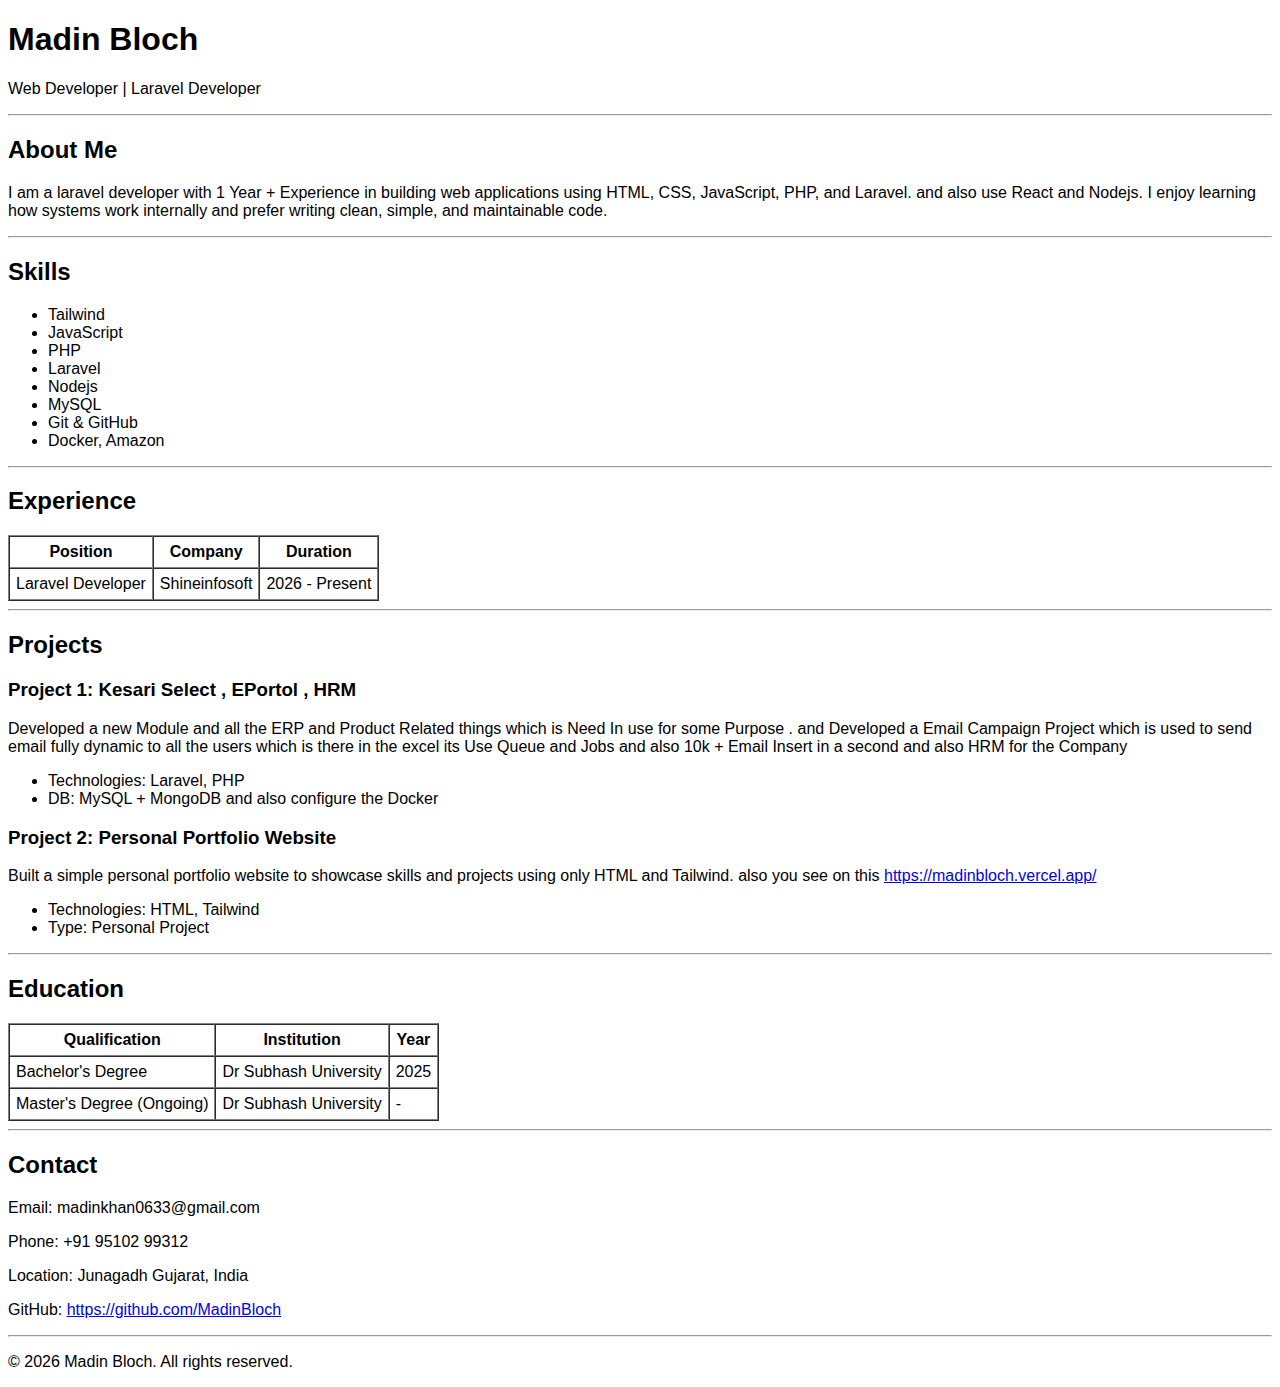
<file: index.html>
<!DOCTYPE html>
<html lang="en">
<head>
    <meta charset="UTF-8">
    <meta name="viewport" content="width=device-width, initial-scale=1.0">
    <title>Madin Bloch - Resume</title>
    <style>
        body{
            font-family:'Lucida Sans', 'Lucida Sans Regular', 'Lucida Grande', 'Lucida Sans Unicode', Geneva, Verdana, sans-serif;
        }
    </style>
</head>
<body>
      <!-- Header -->
    <header>
        <h1>Madin Bloch</h1>
        <p>Web Developer | Laravel Developer </p>
        <hr>
    </header>

    <!-- About -->
    <section>
        <h2>About Me</h2>
        <p>
            I am a laravel developer with 1 Year + Experience  in building web applications
            using HTML, CSS, JavaScript, PHP, and Laravel. and also use React and Nodejs. I enjoy learning how systems
            work internally and prefer writing clean, simple, and maintainable code.
        </p>
        <hr>
    </section>

    <!-- Skills -->
    <section>
        <h2>Skills</h2>
        <ul>
            <li>Tailwind</li>
            <li>JavaScript</li>
            <li>PHP</li>
            <li>Laravel</li>
            <li>Nodejs</li>
            <li>MySQL</li>
            <li>Git & GitHub</li>
            <li>Docker, Amazon</li>
        </ul>
        <hr>
    </section>

    <!-- Experience -->
    <section>
        <h2>Experience</h2>
        <table border="1" cellpadding="6" cellspacing="0">
            <thead>
                <tr>
                    <th>Position</th>
                    <th>Company</th>
                    <th>Duration</th>
                </tr>
            </thead>
            <tbody>
                <tr>
                    <td>Laravel Developer</td>
                    <td>Shineinfosoft</td>
                    <td>2026 - Present</td>
                </tr>
            </tbody>
        </table>
        <hr>
    </section>

    <!-- Projects -->
    <section>
        <h2>Projects</h2>

        <h3>Project 1: Kesari Select , EPortol , HRM</h3>
        <p>
            Developed a new Module and all the ERP and Product Related things which is Need In use for 
            some Purpose . and Developed a Email Campaign Project which is used to send email fully dynamic to 
            all the users which is there in the excel its Use Queue and Jobs and also 10k + Email Insert in a second
            and also HRM for the Company
        </p>
        <ul>
            <li>Technologies: Laravel, PHP</li>
            <li>DB: MySQL + MongoDB and also configure the Docker</li>
        </ul>

        <h3>Project 2: Personal Portfolio Website</h3>
        <p>
            Built a simple personal portfolio website to showcase skills and projects
            using only HTML and Tailwind. also you see on this 
            <a href="https://madinbloch.vercel.app/" target="_blank" >https://madinbloch.vercel.app/</a>
        </p>
        <ul>
            <li>Technologies: HTML, Tailwind</li>
            <li>Type: Personal Project</li>
        </ul>

        <hr>
    </section>

    <!-- Education -->
    <section>
        <h2>Education</h2>
        <table border="1" cellpadding="6" cellspacing="0">
            <thead>
                <tr>
                    <th>Qualification</th>
                    <th>Institution</th>
                    <th>Year</th>
                </tr>
            </thead>
            <tbody>
                <tr>
                    <td>Bachelor's Degree </td>
                    <td>Dr Subhash University</td>
                    <td>2025</td>
                </tr>
                <tr>
                    <td>Master's Degree (Ongoing)</td>
                    <td>Dr Subhash University</td>
                    <td>-</td>
                </tr>
            </tbody>
        </table>
        <hr>
    </section>

    <!-- Contact -->
    <section>
        <h2>Contact</h2>
        <p>Email: madinkhan0633@gmail.com</p>
        <p>Phone: +91 95102 99312</p>
        <p>Location: Junagadh Gujarat, India</p>
        <p>GitHub: <a href="https://github.com/MadinBloch" target="_blank">https://github.com/MadinBloch</a></p>
    </section>

    <!-- Footer -->
    <footer>
        <hr>
        <p>© 2026 Madin Bloch. All rights reserved.</p>
    </footer>

</body>
</html>
</file>
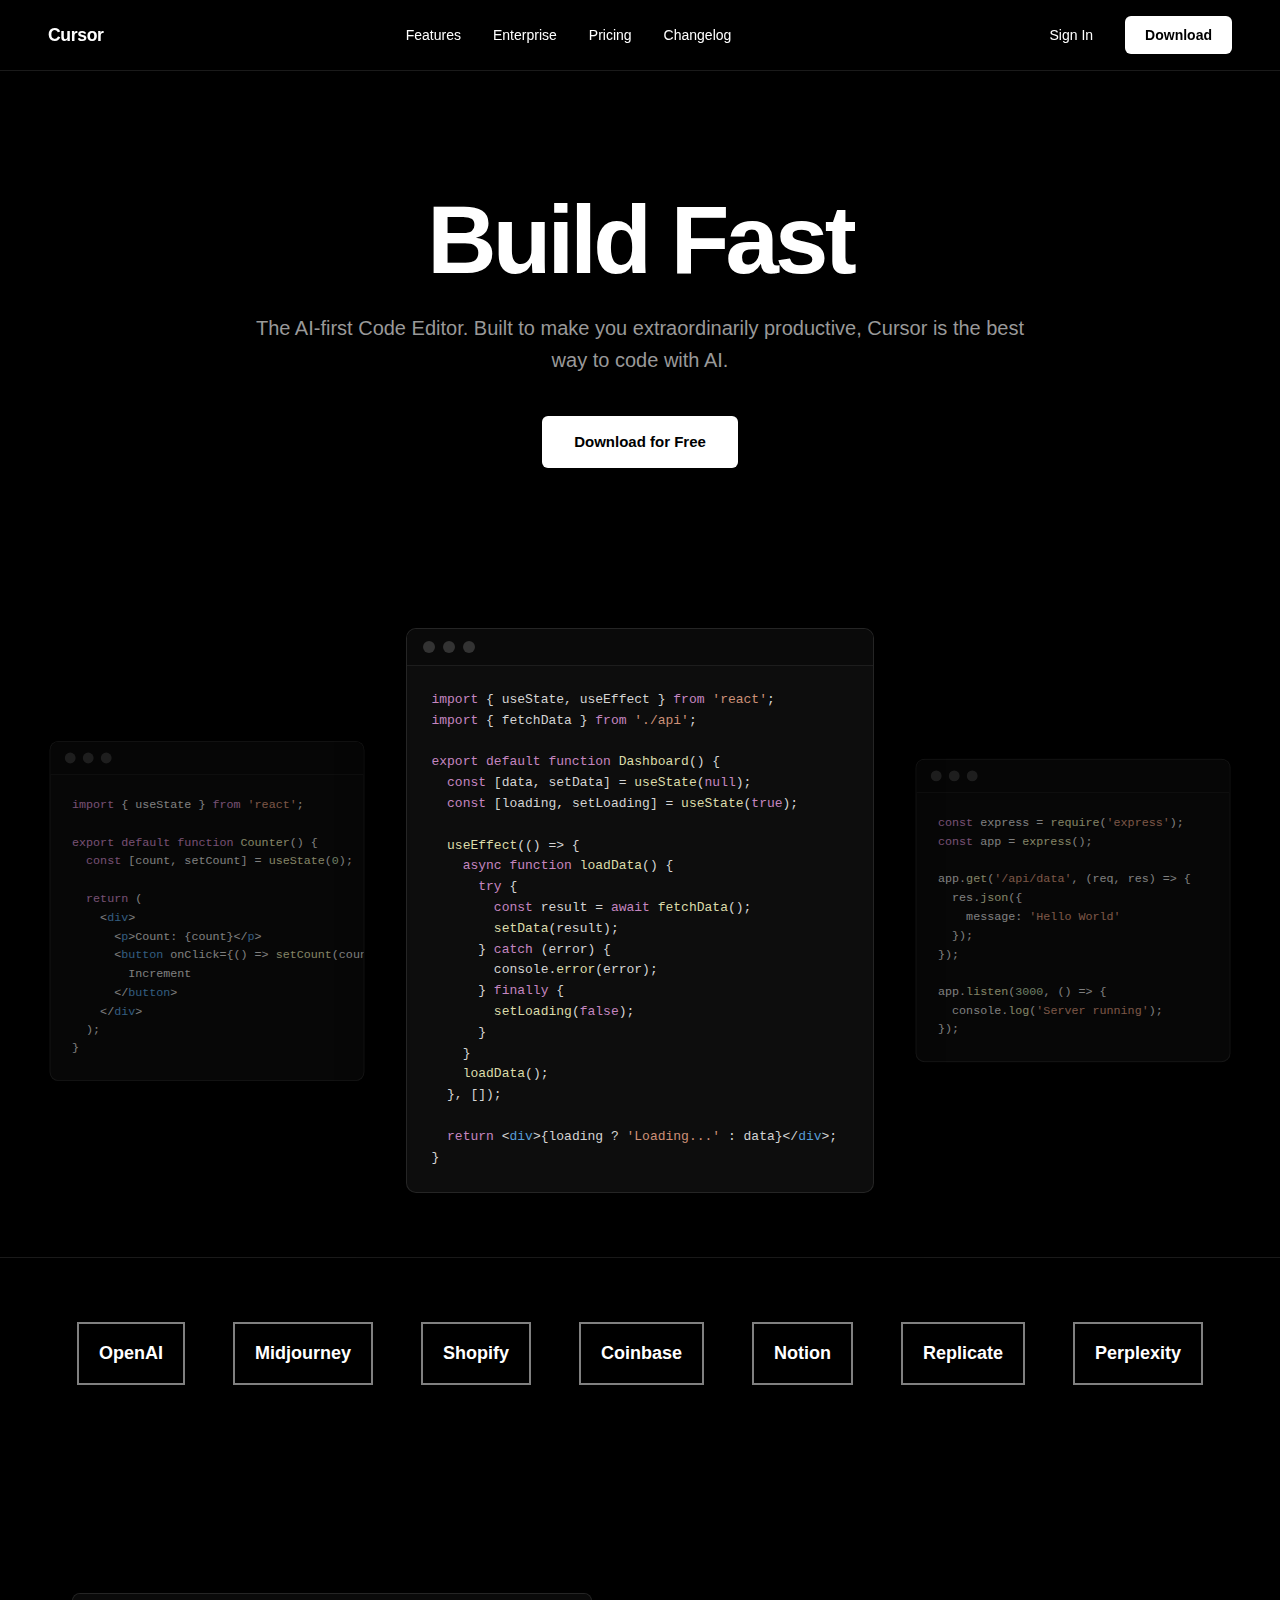
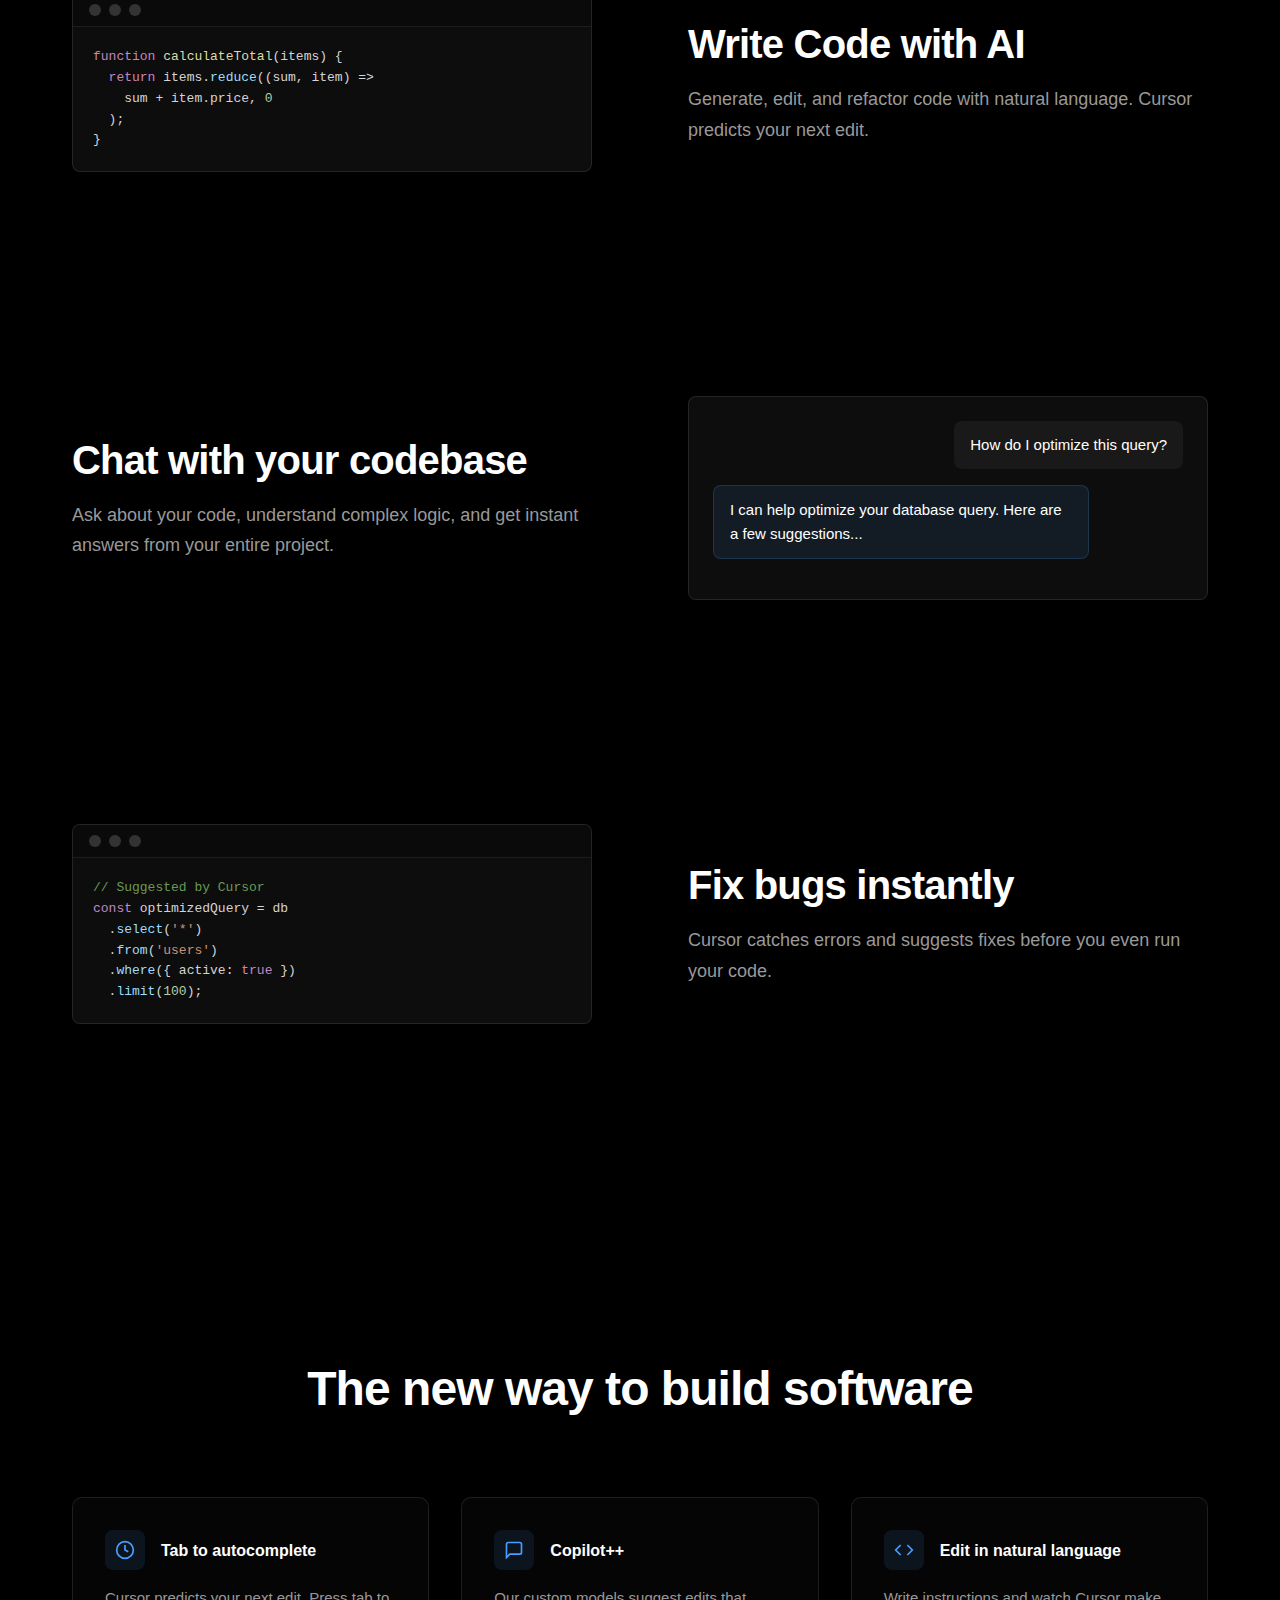
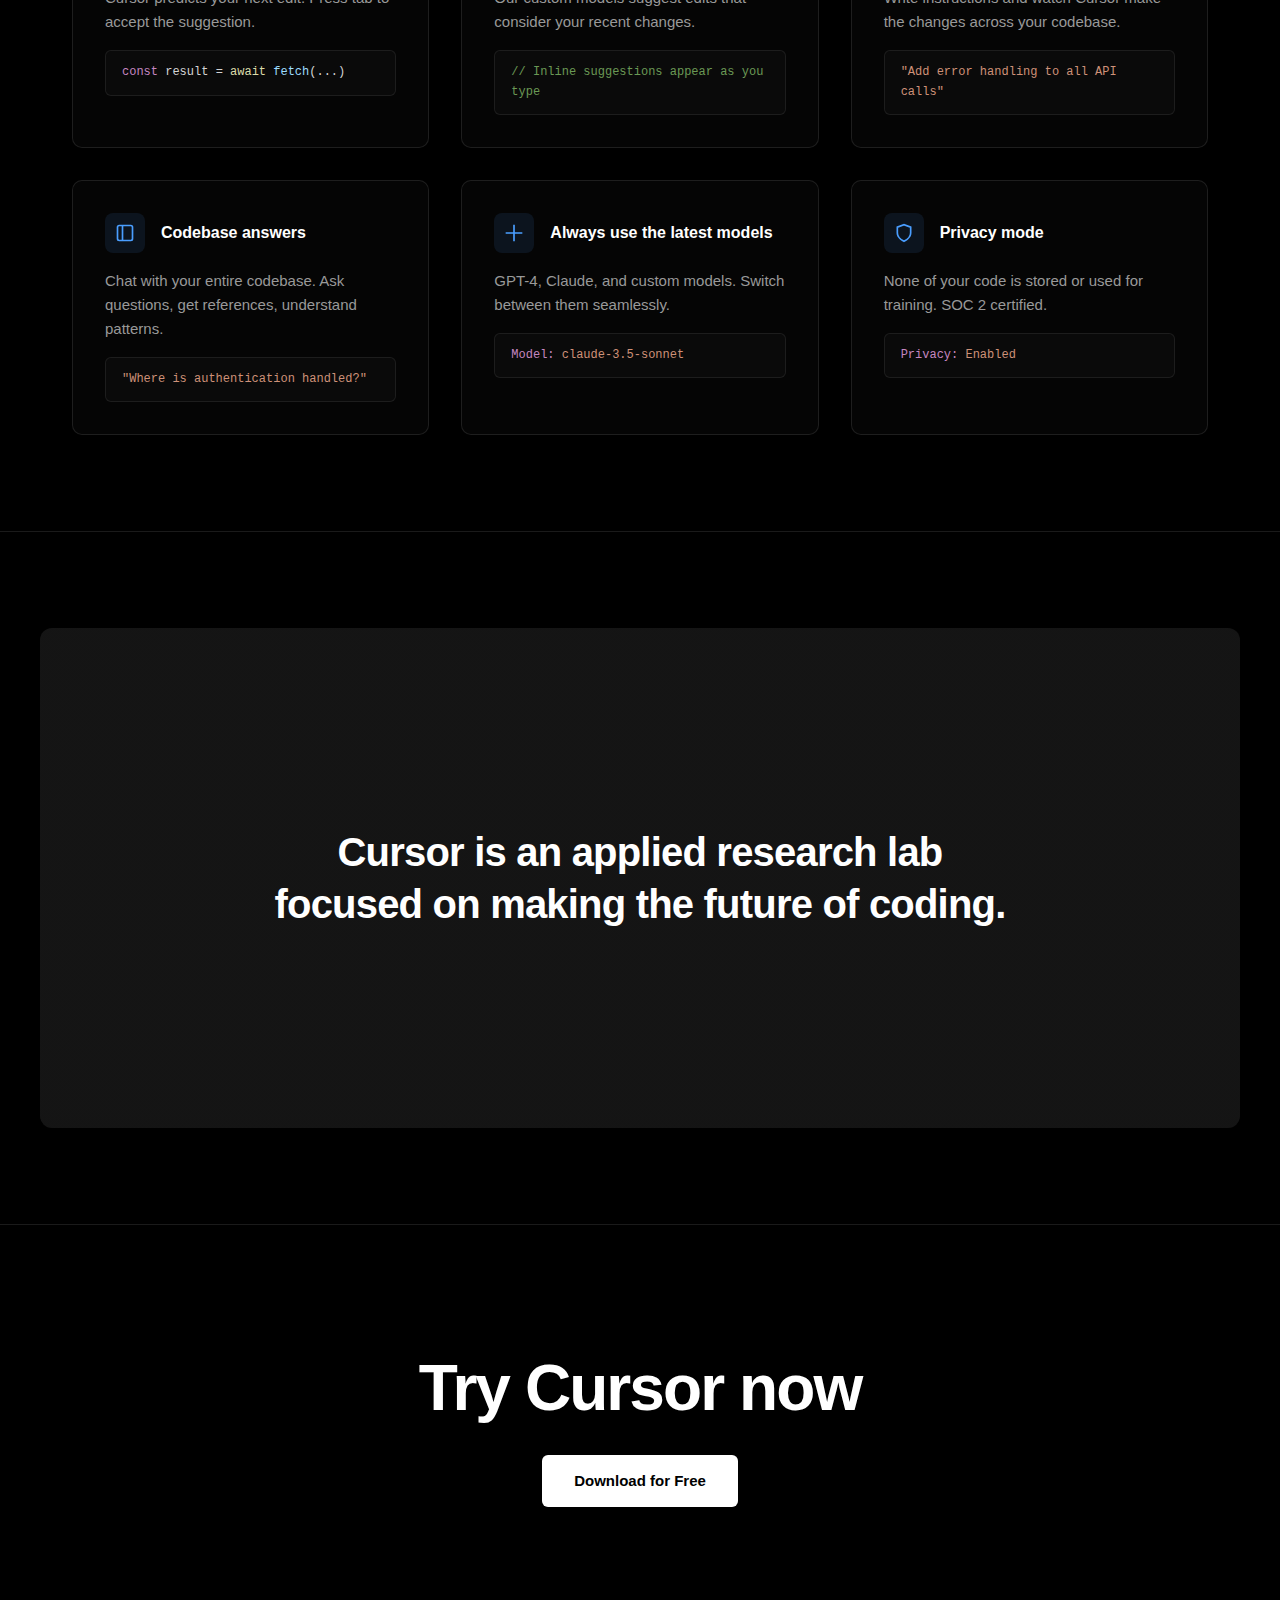
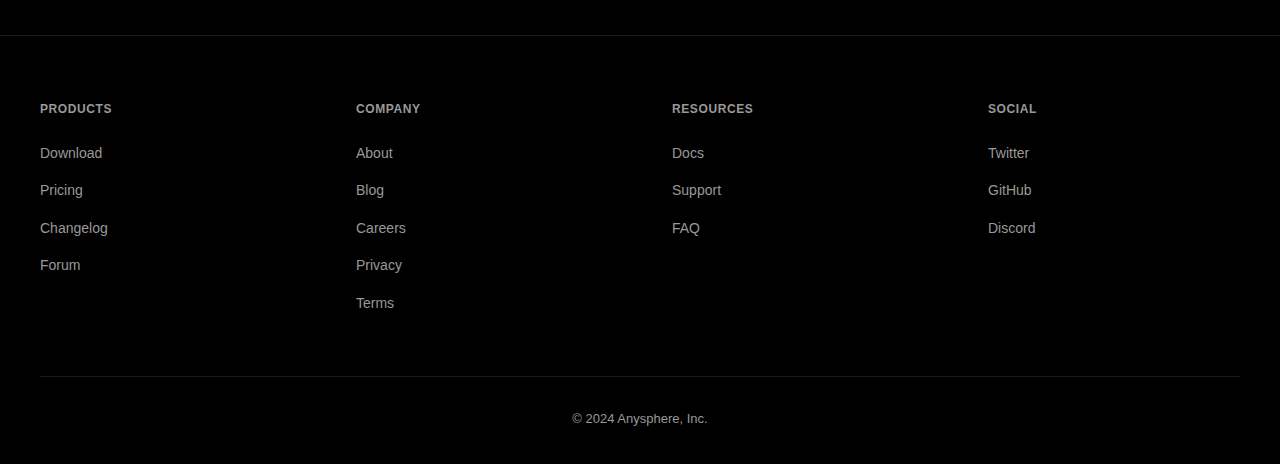
<file: CursorClone/index.html>
<!DOCTYPE html>
<html lang="en">

<head>
    <meta charset="UTF-8">
    <meta name="viewport" content="width=device-width, initial-scale=1.0">
    <title>Cursor - Build Fast</title>
    <link rel="stylesheet" href="style.css">
</head>

<body>
    <nav>
        <div class="nav-container">
            <div class="logo">Cursor</div>
            <ul class="nav-menu">
                <li><a href="#features">Features</a></li>
                <li><a href="#enterprise">Enterprise</a></li>
                <li><a href="#pricing">Pricing</a></li>
                <li><a href="#changelog">Changelog</a></li>
            </ul>
            <div class="nav-cta">
                <a href="#" class="btn-signin">Sign In</a>
                <a href="#" class="btn-download">Download</a>
            </div>
        </div>
    </nav>

    <section class="hero">
        <div class="hero-content">
            <h1>Build Fast</h1>
            <p>The AI-first Code Editor. Built to make you extraordinarily productive, Cursor is the best way to code with AI.</p>
            <div class="hero-buttons">
                <a href="#" class="btn-primary">Download for Free</a>
            </div>
        </div>
    </section>

    <section class="code-showcase">
        <div class="code-display">
            <div class="code-window side">
                <div class="window-header">
                    <div class="window-dots">
                        <span></span>
                        <span></span>
                        <span></span>
                    </div>
                </div>
                <div class="code-content">
                    <pre><code><span class="keyword">import</span> { useState } <span class="keyword">from</span> <span class="string">'react'</span>;

<span class="keyword">export default function</span> <span class="function">Counter</span>() {
  <span class="keyword">const</span> [count, setCount] = <span class="function">useState</span>(<span class="number">0</span>);

  <span class="keyword">return</span> (
    &lt;<span class="tag">div</span>&gt;
      &lt;<span class="tag">p</span>&gt;Count: {count}&lt;/<span class="tag">p</span>&gt;
      &lt;<span class="tag">button</span> onClick={() => <span class="function">setCount</span>(count + <span class="number">1</span>)}&gt;
        Increment
      &lt;/<span class="tag">button</span>&gt;
    &lt;/<span class="tag">div</span>&gt;
  );
}</code></pre>
                </div>
            </div>

            <div class="code-window main">
                <div class="window-header">
                    <div class="window-dots">
                        <span></span>
                        <span></span>
                        <span></span>
                    </div>
                </div>
                <div class="code-content">
                    <pre><code><span class="keyword">import</span> { useState, useEffect } <span class="keyword">from</span> <span class="string">'react'</span>;
<span class="keyword">import</span> { fetchData } <span class="keyword">from</span> <span class="string">'./api'</span>;

<span class="keyword">export default function</span> <span class="function">Dashboard</span>() {
  <span class="keyword">const</span> [data, setData] = <span class="function">useState</span>(<span class="keyword">null</span>);
  <span class="keyword">const</span> [loading, setLoading] = <span class="function">useState</span>(<span class="keyword">true</span>);

  <span class="function">useEffect</span>(() => {
    <span class="keyword">async function</span> <span class="function">loadData</span>() {
      <span class="keyword">try</span> {
        <span class="keyword">const</span> result = <span class="keyword">await</span> <span class="function">fetchData</span>();
        <span class="function">setData</span>(result);
      } <span class="keyword">catch</span> (error) {
        console.<span class="function">error</span>(error);
      } <span class="keyword">finally</span> {
        <span class="function">setLoading</span>(<span class="keyword">false</span>);
      }
    }
    <span class="function">loadData</span>();
  }, []);

  <span class="keyword">return</span> &lt;<span class="tag">div</span>&gt;{loading ? <span class="string">'Loading...'</span> : data}&lt;/<span class="tag">div</span>&gt;;
}</code></pre>
                </div>
            </div>

            <div class="code-window side">
                <div class="window-header">
                    <div class="window-dots">
                        <span></span>
                        <span></span>
                        <span></span>
                    </div>
                </div>
                <div class="code-content">
                    <pre><code><span class="keyword">const</span> express = <span class="function">require</span>(<span class="string">'express'</span>);
<span class="keyword">const</span> app = <span class="function">express</span>();

app.<span class="function">get</span>(<span class="string">'/api/data'</span>, (req, res) => {
  res.<span class="function">json</span>({
    message: <span class="string">'Hello World'</span>
  });
});

app.<span class="function">listen</span>(<span class="number">3000</span>, () => {
  console.<span class="function">log</span>(<span class="string">'Server running'</span>);
});</code></pre>
                </div>
            </div>
        </div>
    </section>

    <section class="logo-strip">
        <div class="company-logos">
            <span>OpenAI</span>
            <span>Midjourney</span>
            <span>Shopify</span>
            <span>Coinbase</span>
            <span>Notion</span>
            <span>Replicate</span>
            <span>Perplexity</span>
        </div>
    </section>

    <section class="features-grid">
        <div class="feature-item">
            <div class="feature-visual">
                <div class="code-window-small">
                    <div class="window-header-small">
                        <div class="window-dots">
                            <span></span>
                            <span></span>
                            <span></span>
                        </div>
                    </div>
                    <div class="code-content-small">
                        <pre><code><span class="keyword">function</span> <span class="function">calculateTotal</span>(items) {
  <span class="keyword">return</span> items.<span class="property">reduce</span>((sum, item) => 
    sum + item.price, <span class="number">0</span>
  );
}</code></pre>
                    </div>
                </div>
            </div>
            <div class="feature-text">
                <h3>Write Code with AI</h3>
                <p>Generate, edit, and refactor code with natural language. Cursor predicts your next edit.</p>
            </div>
        </div>

        <div class="feature-item reverse">
            <div class="feature-visual">
                <div class="chat-preview">
                    <div class="chat-message user">
                        <p>How do I optimize this query?</p>
                    </div>
                    <div class="chat-message ai">
                        <p>I can help optimize your database query. Here are a few suggestions...</p>
                    </div>
                </div>
            </div>
            <div class="feature-text">
                <h3>Chat with your codebase</h3>
                <p>Ask about your code, understand complex logic, and get instant answers from your entire project.</p>
            </div>
        </div>

        <div class="feature-item">
            <div class="feature-visual">
                <div class="code-window-small">
                    <div class="window-header-small">
                        <div class="window-dots">
                            <span></span>
                            <span></span>
                            <span></span>
                        </div>
                    </div>
                    <div class="code-content-small">
                        <pre><code><span class="comment">// Suggested by Cursor</span>
<span class="keyword">const</span> optimizedQuery = db
  .<span class="property">select</span>(<span class="string">'*'</span>)
  .<span class="property">from</span>(<span class="string">'users'</span>)
  .<span class="property">where</span>({ active: <span class="keyword">true</span> })
  .<span class="property">limit</span>(<span class="number">100</span>);</code></pre>
                    </div>
                </div>
            </div>
            <div class="feature-text">
                <h3>Fix bugs instantly</h3>
                <p>Cursor catches errors and suggests fixes before you even run your code.</p>
            </div>
        </div>
    </section>

    <section class="section-title-centered">
        <h2>The new way to build software</h2>
    </section>

    <section class="grid-features">
        <div class="grid-feature-card">
            <div class="feature-header">
                <div class="feature-icon-small">
                    <svg viewBox="0 0 24 24" fill="none" stroke="currentColor" stroke-width="2">
                        <circle cx="12" cy="12" r="10"/>
                        <path d="M12 6v6l4 2"/>
                    </svg>
                </div>
                <h4>Tab to autocomplete</h4>
            </div>
            <p>Cursor predicts your next edit. Press tab to accept the suggestion.</p>
            <div class="code-example-small">
                <code><span class="keyword">const</span> result = <span class="function">await</span> <span class="property">fetch</span>(...)</code>
            </div>
        </div>

        <div class="grid-feature-card">
            <div class="feature-header">
                <div class="feature-icon-small">
                    <svg viewBox="0 0 24 24" fill="none" stroke="currentColor" stroke-width="2">
                        <path d="M21 15a2 2 0 0 1-2 2H7l-4 4V5a2 2 0 0 1 2-2h14a2 2 0 0 1 2 2z"/>
                    </svg>
                </div>
                <h4>Copilot++</h4>
            </div>
            <p>Our custom models suggest edits that consider your recent changes.</p>
            <div class="code-example-small">
                <code><span class="comment">// Inline suggestions appear as you type</span></code>
            </div>
        </div>

        <div class="grid-feature-card">
            <div class="feature-header">
                <div class="feature-icon-small">
                    <svg viewBox="0 0 24 24" fill="none" stroke="currentColor" stroke-width="2">
                        <polyline points="16 18 22 12 16 6"/>
                        <polyline points="8 6 2 12 8 18"/>
                    </svg>
                </div>
                <h4>Edit in natural language</h4>
            </div>
            <p>Write instructions and watch Cursor make the changes across your codebase.</p>
            <div class="code-example-small">
                <code><span class="string">"Add error handling to all API calls"</span></code>
            </div>
        </div>

        <div class="grid-feature-card">
            <div class="feature-header">
                <div class="feature-icon-small">
                    <svg viewBox="0 0 24 24" fill="none" stroke="currentColor" stroke-width="2">
                        <rect x="3" y="3" width="18" height="18" rx="2"/>
                        <path d="M9 3v18"/>
                    </svg>
                </div>
                <h4>Codebase answers</h4>
            </div>
            <p>Chat with your entire codebase. Ask questions, get references, understand patterns.</p>
            <div class="code-example-small">
                <code><span class="string">"Where is authentication handled?"</span></code>
            </div>
        </div>

        <div class="grid-feature-card">
            <div class="feature-header">
                <div class="feature-icon-small">
                    <svg viewBox="0 0 24 24" fill="none" stroke="currentColor" stroke-width="2">
                        <path d="M12 2v20M2 12h20"/>
                    </svg>
                </div>
                <h4>Always use the latest models</h4>
            </div>
            <p>GPT-4, Claude, and custom models. Switch between them seamlessly.</p>
            <div class="code-example-small">
                <code><span class="keyword">Model:</span> <span class="string">claude-3.5-sonnet</span></code>
            </div>
        </div>

        <div class="grid-feature-card">
            <div class="feature-header">
                <div class="feature-icon-small">
                    <svg viewBox="0 0 24 24" fill="none" stroke="currentColor" stroke-width="2">
                        <path d="M12 22s8-4 8-10V5l-8-3-8 3v7c0 6 8 10 8 10z"/>
                    </svg>
                </div>
                <h4>Privacy mode</h4>
            </div>
            <p>None of your code is stored or used for training. SOC 2 certified.</p>
            <div class="code-example-small">
                <code><span class="keyword">Privacy:</span> <span class="string">Enabled</span></code>
            </div>
        </div>
    </section>

    <section class="image-section">
        <div class="image-container">
            <div class="image-overlay">
                <h2>Cursor is an applied research lab focused on making the future of coding.</h2>
            </div>
        </div>
    </section>

    <section class="final-cta">
        <h2>Try Cursor now</h2>
        <div class="cta-buttons">
            <a href="#" class="btn-primary">Download for Free</a>
        </div>
    </section>

    <footer>
        <div class="footer-container">
            <div class="footer-grid">
                <div class="footer-col">
                    <h4>PRODUCTS</h4>
                    <ul>
                        <li><a href="#">Download</a></li>
                        <li><a href="#">Pricing</a></li>
                        <li><a href="#">Changelog</a></li>
                        <li><a href="#">Forum</a></li>
                    </ul>
                </div>
                <div class="footer-col">
                    <h4>COMPANY</h4>
                    <ul>
                        <li><a href="#">About</a></li>
                        <li><a href="#">Blog</a></li>
                        <li><a href="#">Careers</a></li>
                        <li><a href="#">Privacy</a></li>
                        <li><a href="#">Terms</a></li>
                    </ul>
                </div>
                <div class="footer-col">
                    <h4>RESOURCES</h4>
                    <ul>
                        <li><a href="#">Docs</a></li>
                        <li><a href="#">Support</a></li>
                        <li><a href="#">FAQ</a></li>
                    </ul>
                </div>
                <div class="footer-col">
                    <h4>SOCIAL</h4>
                    <ul>
                        <li><a href="#">Twitter</a></li>
                        <li><a href="#">GitHub</a></li>
                        <li><a href="#">Discord</a></li>
                    </ul>
                </div>
            </div>
            <div class="footer-bottom">
                <p>&copy; 2024 Anysphere, Inc.</p>
            </div>
        </div>
    </footer>
</body>

</html>
</file>
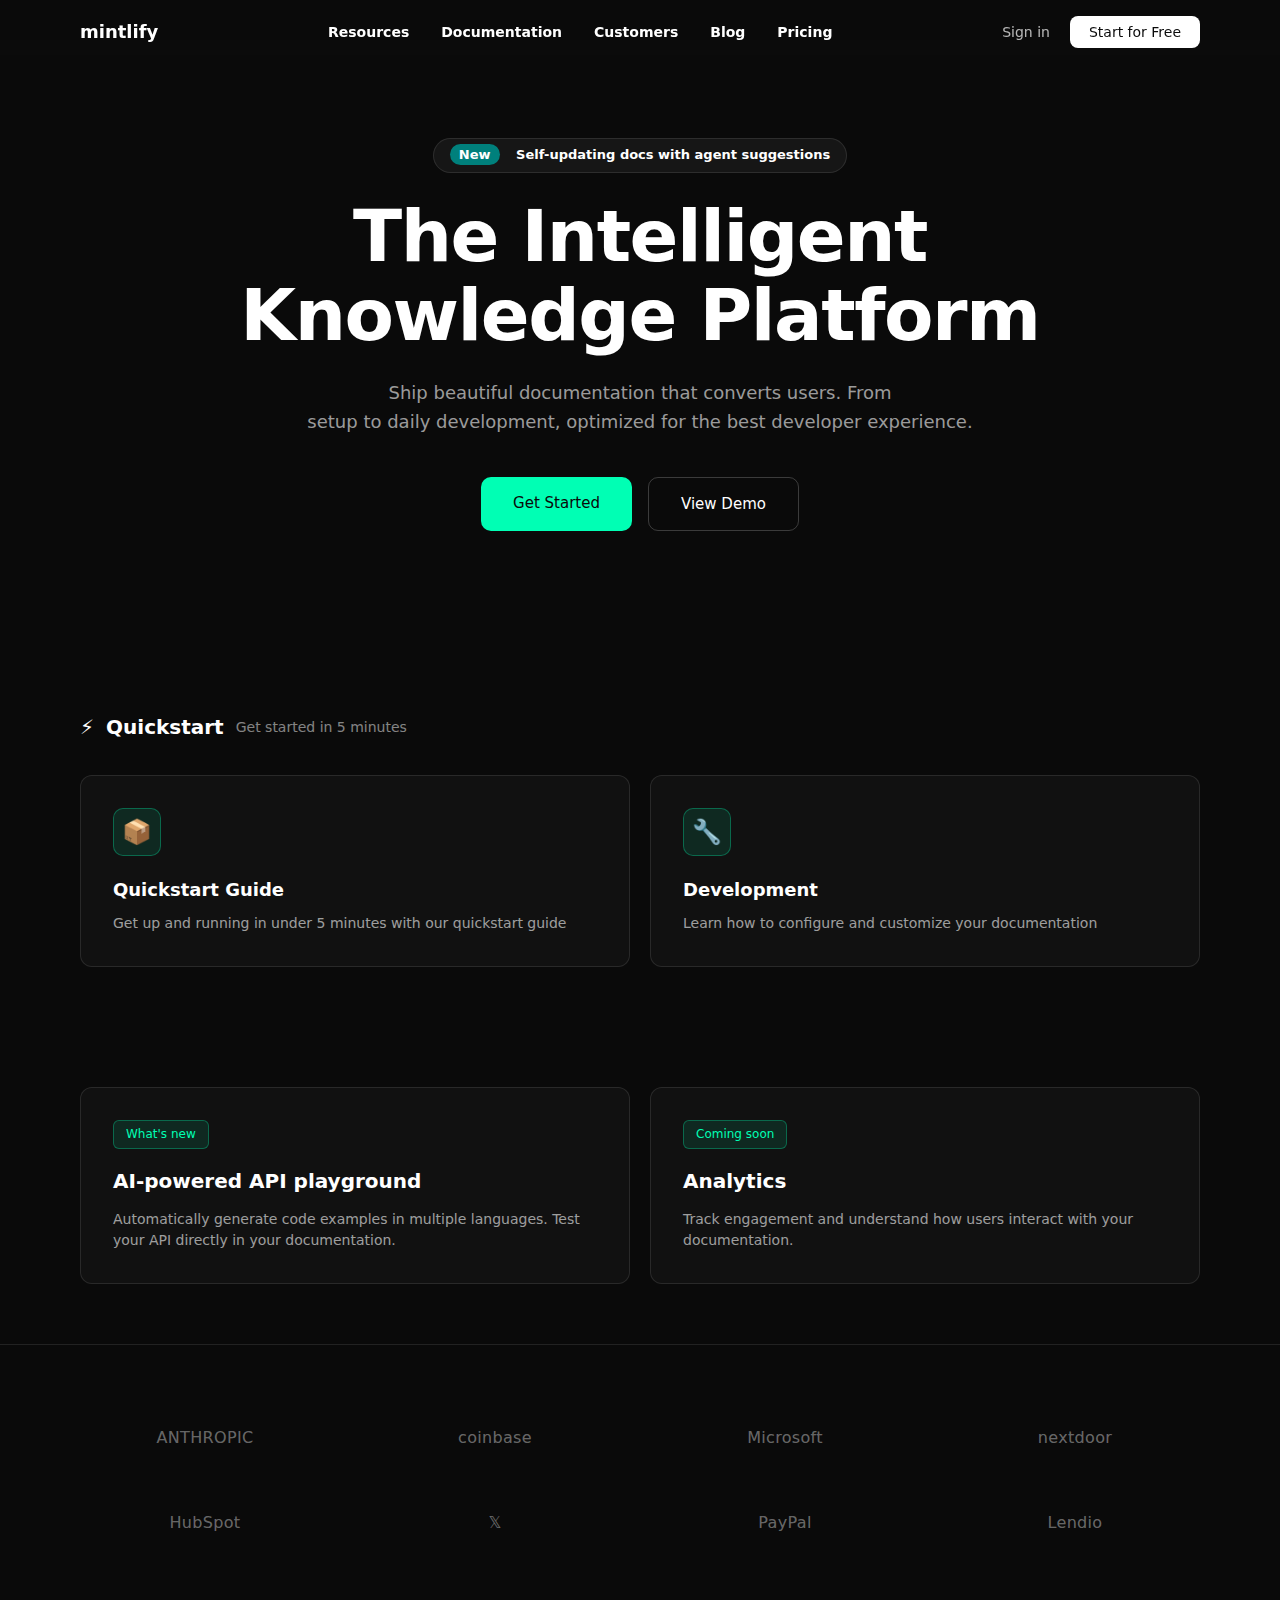
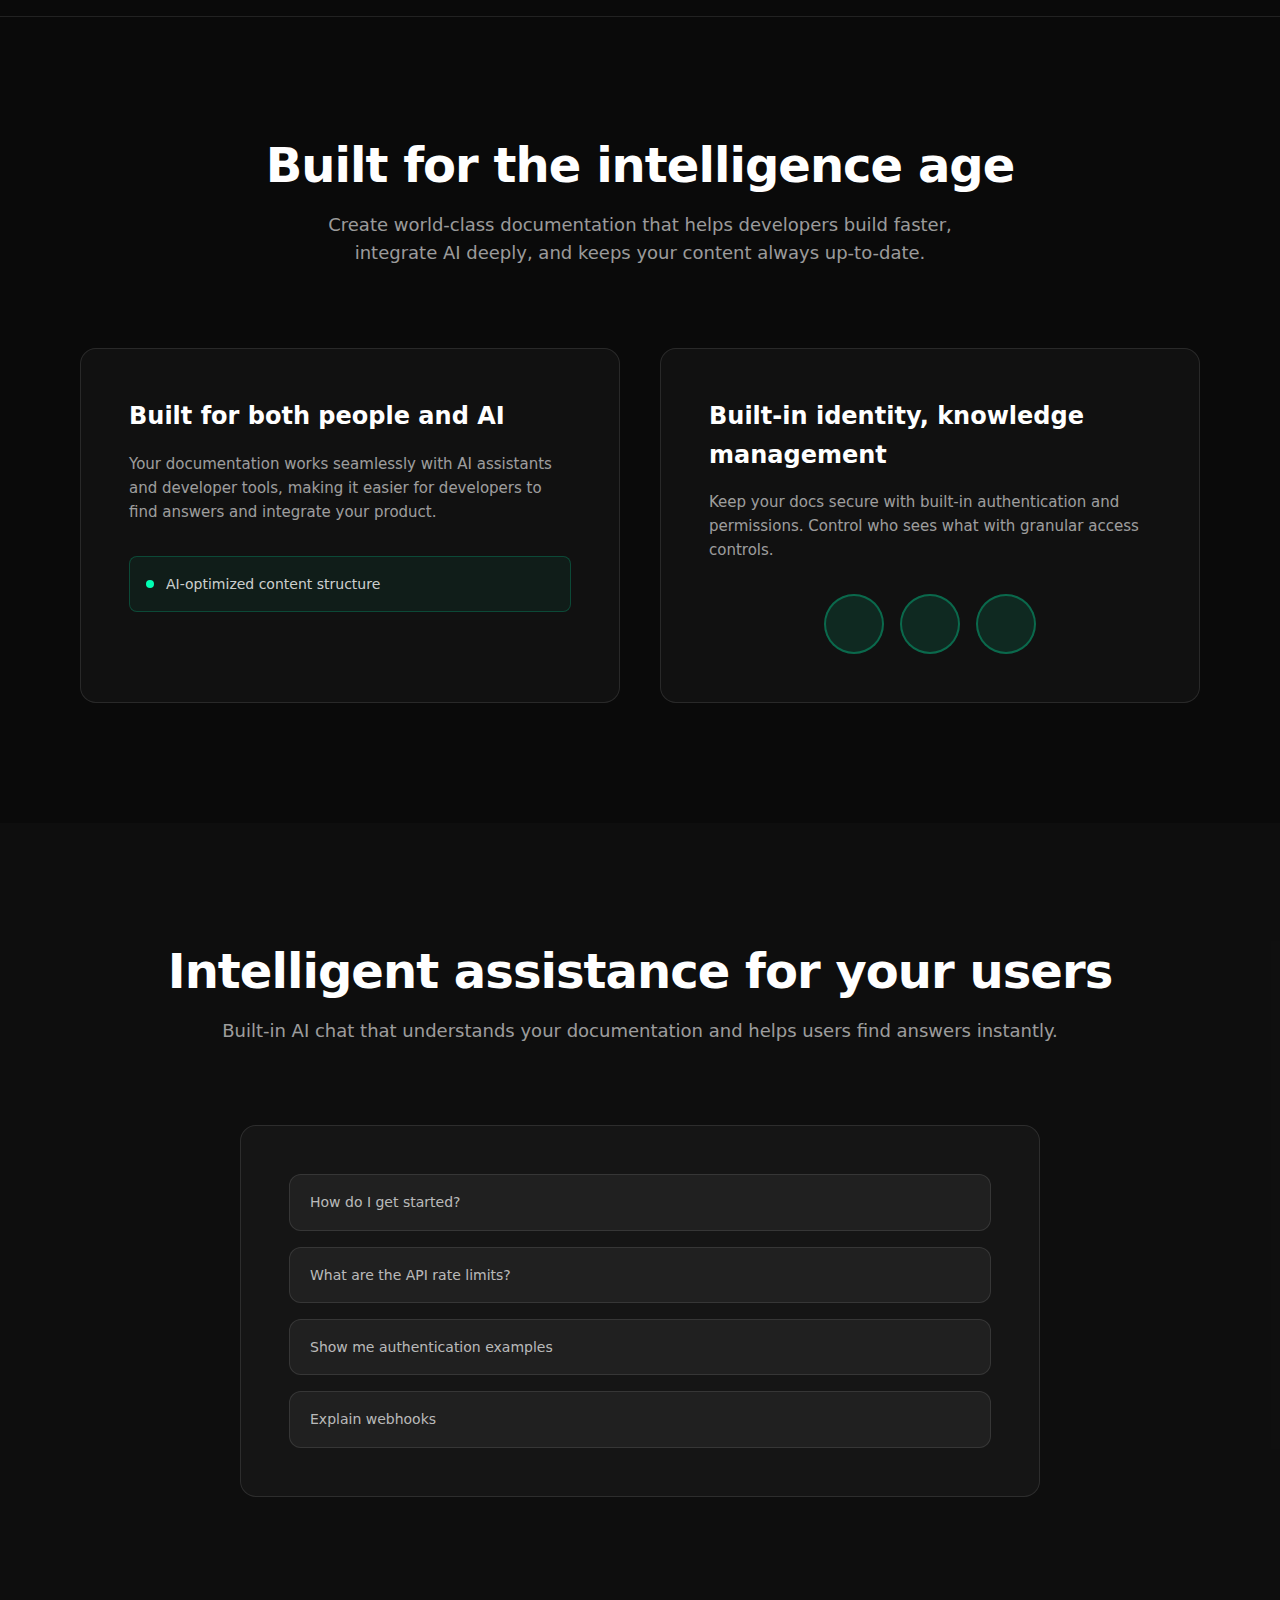
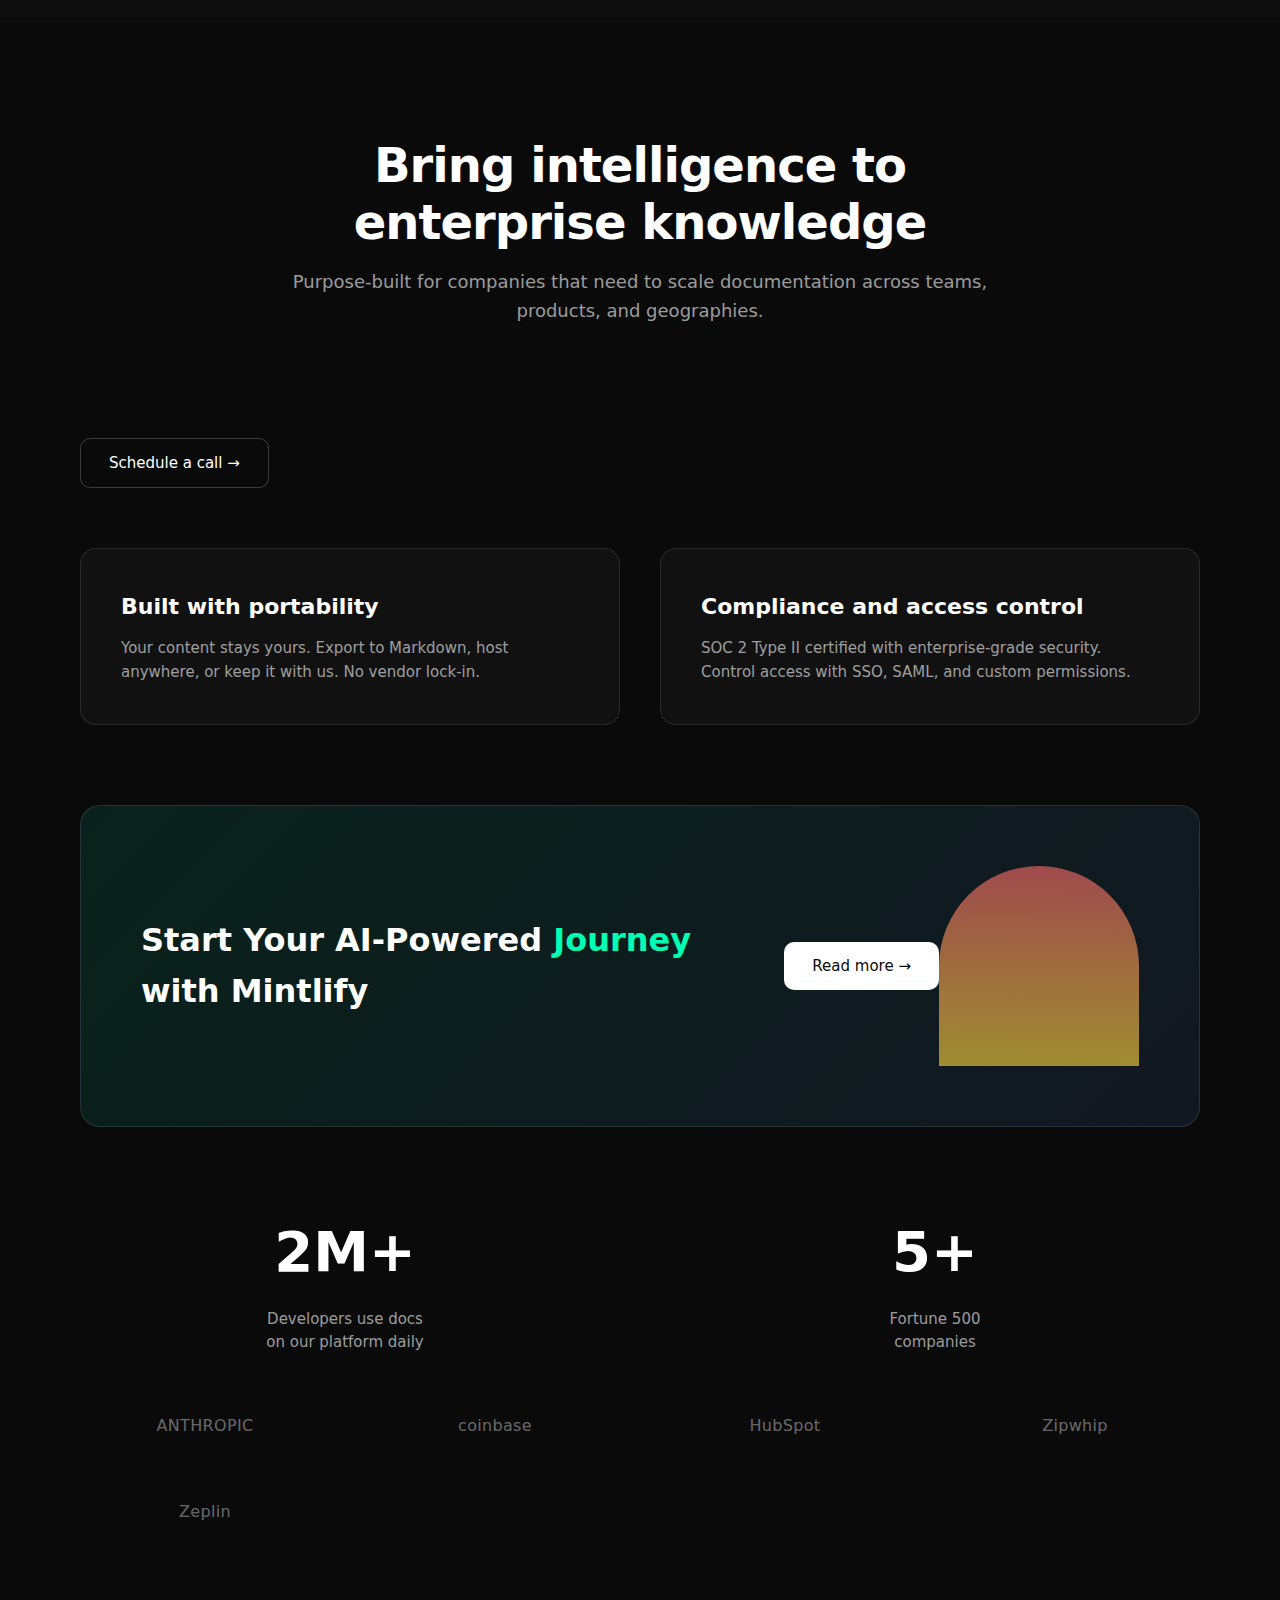
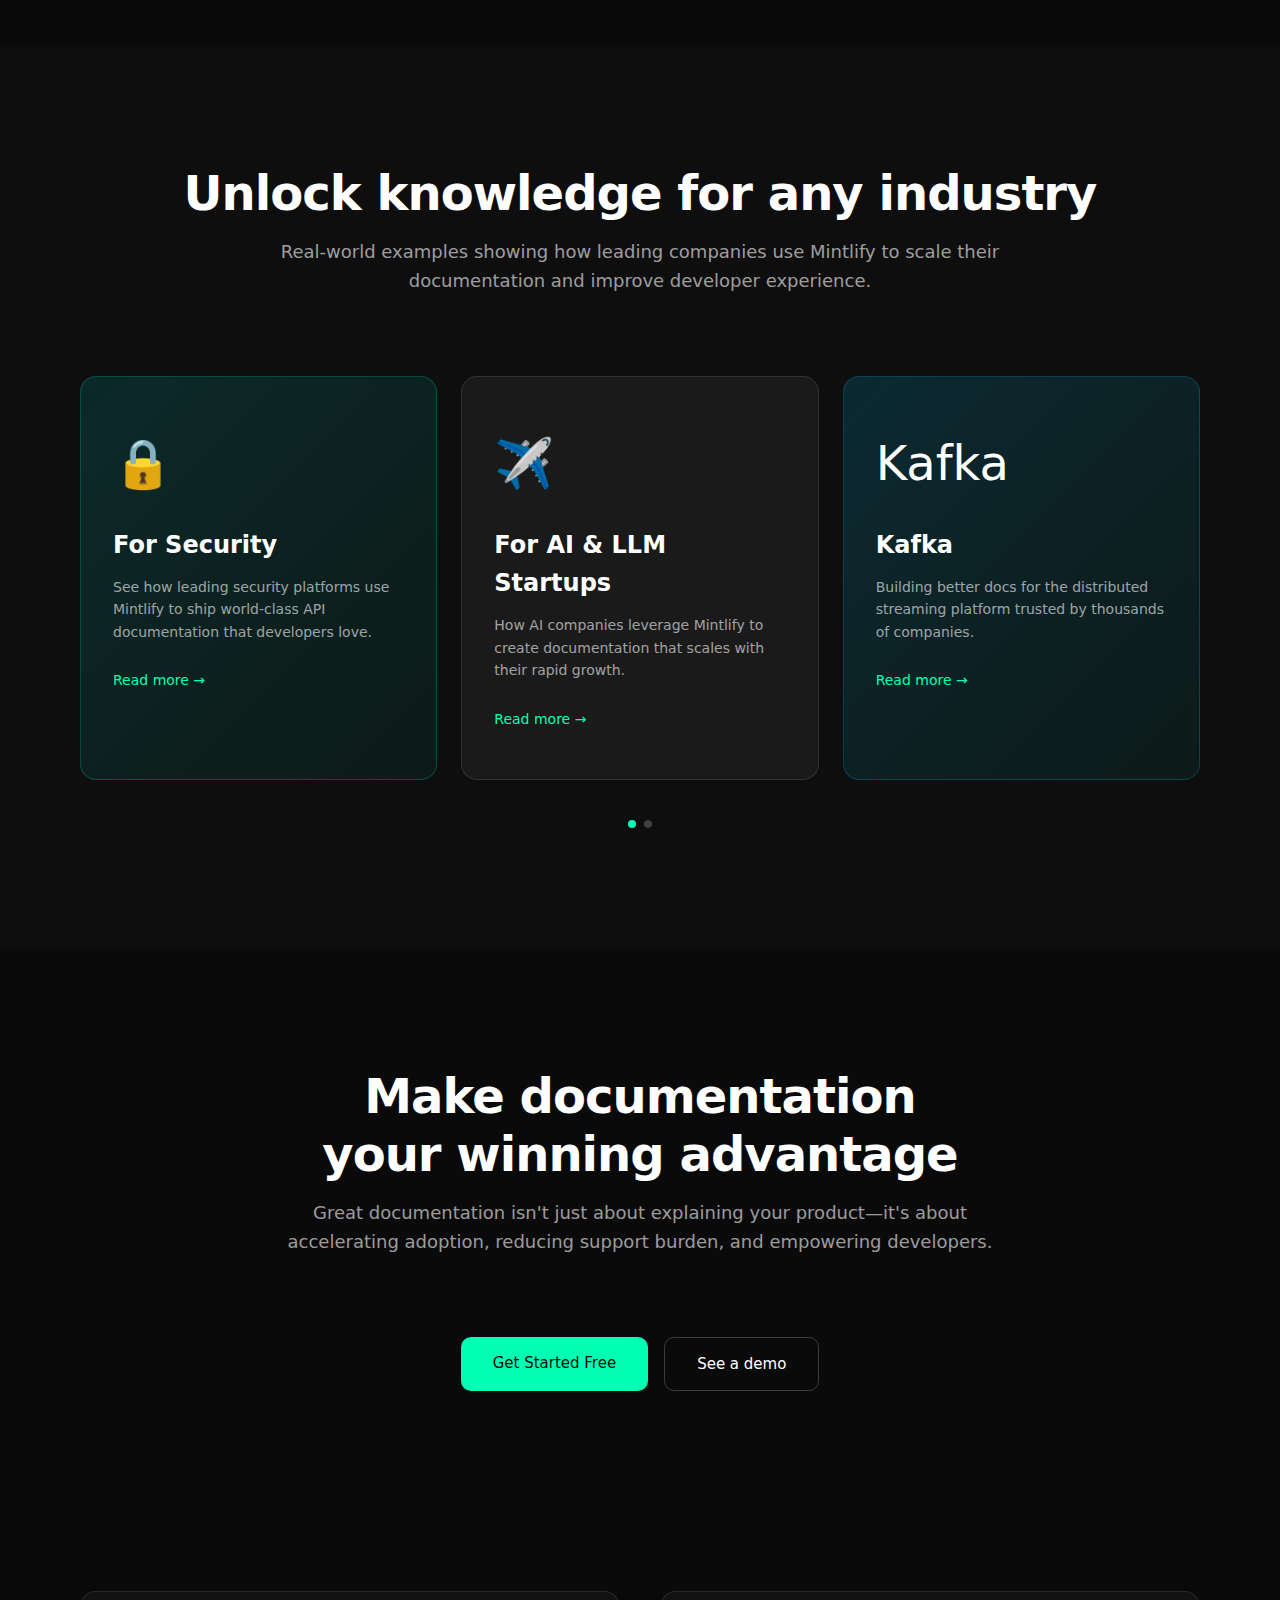
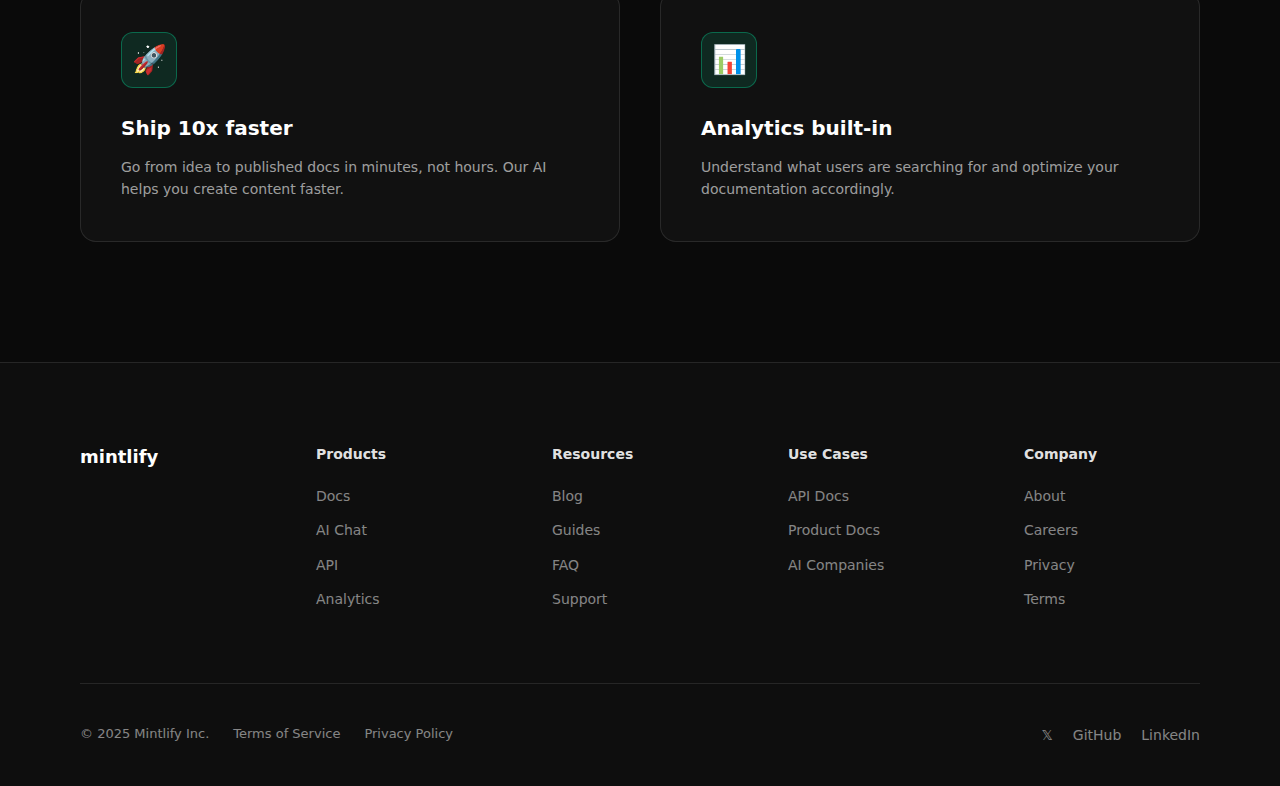
<file: Mintlify/index.html>
<!DOCTYPE html>
<html lang="en">
<head>
    <meta charset="UTF-8">
    <meta name="viewport" content="width=device-width, initial-scale=1.0">
    <title>The Intelligent Knowledge Platform - Mintlify</title>
    <link rel="stylesheet" href="style.css">
</head>
<body>
    <nav class="navbar">
        <div class="container">
            <div class="nav-content">
                    <div class="logo">mintlify</div>
                    <div class="nav-links">
                        <a href="#">Resources</a>
                        <a href="#">Documentation</a>
                        <a href="#">Customers</a>
                        <a href="#">Blog</a>
                        <a href="#">Pricing</a>
                    </div>
                <div class="nav-right">
                    <a href="#" class="nav-signin">Sign in</a>
                    <a href="#" class="btn-primary">Start for Free</a>
                </div>
            </div>
        </div>
    </nav>

    <section class="hero">
        <div class="container">
            <div class="hero-badge">
                <span>New</span>
                Self-updating docs with agent suggestions</div>
            <h1 class="hero-title">The Intelligent<br>Knowledge Platform</h1>
            <p class="hero-subtitle">Ship beautiful documentation that converts users. From<br>setup to daily development, optimized for the best developer experience.</p>
            <div class="hero-buttons">
                <a href="#" class="btn-hero-primary">Get Started</a>
                <a href="#" class="btn-hero-secondary">View Demo</a>
            </div>
        </div>
    </section>

    <section class="quickstart">
        <div class="container">
            <div class="quickstart-header">
                <span class="quickstart-icon">⚡</span>
                <h3>Quickstart</h3>
                <span class="quickstart-subtitle">Get started in 5 minutes</span>
            </div>
            <div class="quickstart-grid">
                <div class="quickstart-card">
                    <div class="card-icon-wrapper">
                        <div class="card-icon green">📦</div>
                    </div>
                    <h4>Quickstart Guide</h4>
                    <p>Get up and running in under 5 minutes with our quickstart guide</p>
                </div>
                <div class="quickstart-card">
                    <div class="card-icon-wrapper">
                        <div class="card-icon green">🔧</div>
                    </div>
                    <h4>Development</h4>
                    <p>Learn how to configure and customize your documentation</p>
                </div>
            </div>
        </div>
    </section>

    <section class="features-row">
        <div class="container">
            <div class="features-grid-2">
                <div class="feature-card">
                    <div class="feature-label">What's new</div>
                    <h3>AI-powered API playground</h3>
                    <p>Automatically generate code examples in multiple languages. Test your API directly in your documentation.</p>
                </div>
                <div class="feature-card">
                    <div class="feature-label">Coming soon</div>
                    <h3>Analytics</h3>
                    <p>Track engagement and understand how users interact with your documentation.</p>
                </div>
            </div>
        </div>
    </section>

    <section class="logos">
        <div class="container">
            <div class="logos-grid">
                <div class="logo-item">ANTHROPIC</div>
                <div class="logo-item">coinbase</div>
                <div class="logo-item">Microsoft</div>
                <div class="logo-item">nextdoor</div>
                <div class="logo-item">HubSpot</div>
                <div class="logo-item">𝕏</div>
                <div class="logo-item">PayPal</div>
                <div class="logo-item">Lendio</div>
            </div>
        </div>
    </section>

    <section class="intelligence-age">
        <div class="container">
            <h2 class="section-title">Built for the intelligence age</h2>
            <p class="section-subtitle">Create world-class documentation that helps developers build faster,<br>integrate AI deeply, and keeps your content always up-to-date.</p>
            
            <div class="features-showcase">
                <div class="feature-block">
                    <h3>Built for both people and AI</h3>
                    <p>Your documentation works seamlessly with AI assistants and developer tools, making it easier for developers to find answers and integrate your product.</p>
                    <div class="feature-visual">
                        <div class="code-block">
                            <div class="code-line">
                                <span class="code-bullet green"></span>
                                <span>AI-optimized content structure</span>
                            </div>
                        </div>
                    </div>
                </div>
                
                <div class="feature-block">
                    <h3>Built-in identity, knowledge management</h3>
                    <p>Keep your docs secure with built-in authentication and permissions. Control who sees what with granular access controls.</p>
                    <div class="feature-visual">
                        <div class="circles-visual">
                            <div class="circle green"></div>
                            <div class="circle green"></div>
                            <div class="circle green"></div>
                        </div>
                    </div>
                </div>
            </div>
        </div>
    </section>

    <section class="intelligent-assistance">
        <div class="container">
            <h2 class="section-title">Intelligent assistance for your users</h2>
            <p class="section-subtitle">Built-in AI chat that understands your documentation and helps users find answers instantly.</p>
            <div class="chat-interface">
                <div class="chat-messages">
                    <div class="chat-message">How do I get started?</div>
                    <div class="chat-message">What are the API rate limits?</div>
                    <div class="chat-message">Show me authentication examples</div>
                    <div class="chat-message">Explain webhooks</div>
                </div>
            </div>
        </div>
    </section>

    <section class="enterprise">
        <div class="container">
            <h2 class="section-title">Bring intelligence to<br>enterprise knowledge</h2>
            <p class="section-subtitle">Purpose-built for companies that need to scale documentation across teams,<br>products, and geographies.</p>
            <a href="#" class="btn-secondary">Schedule a call →</a>
            
            <div class="enterprise-grid">
                <div class="enterprise-card">
                    <h3>Built with portability</h3>
                    <p>Your content stays yours. Export to Markdown, host anywhere, or keep it with us. No vendor lock-in.</p>
                </div>
                <div class="enterprise-card">
                    <h3>Compliance and access control</h3>
                    <p>SOC 2 Type II certified with enterprise-grade security. Control access with SSO, SAML, and custom permissions.</p>
                </div>
            </div>

            <div class="cta-banner">
                <div class="cta-content">
                    <div class="cta-text">
                        <h3>Start Your AI-Powered <span class="highlight">Journey</span> with Mintlify</h3>
                    </div>
                    <a href="#" class="btn-cta">Read more →</a>
                </div>
                <div class="cta-visual">
                    <div class="visual-arch"></div>
                </div>
            </div>

            <div class="stats">
                <div class="stat">
                    <div class="stat-number">2M+</div>
                    <div class="stat-label">Developers use docs<br>on our platform daily</div>
                </div>
                <div class="stat">
                    <div class="stat-number">5+</div>
                    <div class="stat-label">Fortune 500<br>companies</div>
                </div>
            </div>

            <div class="logos-grid">
                <div class="logo-item">ANTHROPIC</div>
                <div class="logo-item">coinbase</div>
                <div class="logo-item">HubSpot</div>
                <div class="logo-item">Zipwhip</div>
                <div class="logo-item">Zeplin</div>
            </div>
        </div>
    </section>

    <section class="industry">
        <div class="container">
            <h2 class="section-title">Unlock knowledge for any industry</h2>
            <p class="section-subtitle">Real-world examples showing how leading companies use Mintlify to scale their<br>documentation and improve developer experience.</p>
            
            <div class="industry-cards">
                <div class="industry-card teal">
                    <div class="industry-icon">🔒</div>
                    <h3>For Security</h3>
                    <p>See how leading security platforms use Mintlify to ship world-class API documentation that developers love.</p>
                    <a href="#" class="card-link">Read more →</a>
                </div>
                <div class="industry-card dark">
                    <div class="industry-icon">✈️</div>
                    <h3>For AI & LLM Startups</h3>
                    <p>How AI companies leverage Mintlify to create documentation that scales with their rapid growth.</p>
                    <a href="#" class="card-link">Read more →</a>
                </div>
                <div class="industry-card cyan">
                    <div class="industry-icon">Kafka</div>
                    <h3>Kafka</h3>
                    <p>Building better docs for the distributed streaming platform trusted by thousands of companies.</p>
                    <a href="#" class="card-link">Read more →</a>
                </div>
            </div>

            <div class="carousel-dots">
                <span class="dot active"></span>
                <span class="dot"></span>
            </div>
        </div>
    </section>

    <section class="documentation-cta">
        <div class="container">
            <h2 class="section-title">Make documentation<br>your winning advantage</h2>
            <p class="section-subtitle">Great documentation isn't just about explaining your product—it's about<br>accelerating adoption, reducing support burden, and empowering developers.</p>
            <div class="cta-buttons">
                <a href="#" class="btn-hero-primary">Get Started Free</a>
                <a href="#" class="btn-hero-secondary">See a demo</a>
            </div>
        </div>
    </section>

    <section class="final-features">
        <div class="container">
            <div class="final-grid">
                <div class="final-card">
                    <div class="final-icon green">🚀</div>
                    <h4>Ship 10x faster</h4>
                    <p>Go from idea to published docs in minutes, not hours. Our AI helps you create content faster.</p>
                </div>
                <div class="final-card">
                    <div class="final-icon green">📊</div>
                    <h4>Analytics built-in</h4>
                    <p>Understand what users are searching for and optimize your documentation accordingly.</p>
                </div>
            </div>
        </div>
    </section>

    <footer class="footer">
        <div class="container">
            <div class="footer-content">
                <div class="footer-column">
                    <div class="footer-logo">mintlify</div>
                </div>
                <div class="footer-column">
                    <h4>Products</h4>
                    <a href="#">Docs</a>
                    <a href="#">AI Chat</a>
                    <a href="#">API</a>
                    <a href="#">Analytics</a>
                </div>
                <div class="footer-column">
                    <h4>Resources</h4>
                    <a href="#">Blog</a>
                    <a href="#">Guides</a>
                    <a href="#">FAQ</a>
                    <a href="#">Support</a>
                </div>
                <div class="footer-column">
                    <h4>Use Cases</h4>
                    <a href="#">API Docs</a>
                    <a href="#">Product Docs</a>
                    <a href="#">AI Companies</a>
                </div>
                <div class="footer-column">
                    <h4>Company</h4>
                    <a href="#">About</a>
                    <a href="#">Careers</a>
                    <a href="#">Privacy</a>
                    <a href="#">Terms</a>
                </div>
            </div>
            <div class="footer-bottom">
                <div class="footer-legal">
                    <span>© 2025 Mintlify Inc.</span>
                    <a href="#">Terms of Service</a>
                    <a href="#">Privacy Policy</a>
                </div>
                <div class="footer-social">
                    <a href="#">𝕏</a>
                    <a href="#">GitHub</a>
                    <a href="#">LinkedIn</a>
                </div>
            </div>
        </div>
    </footer>
</body>
</html>
</file>
<file: CursorClone/style.css>
* {
    margin: 0;
    padding: 0;
    box-sizing: border-box;
}

:root {
    --bg-black: #000000;
    --bg-dark: #0a0a0a;
    --text-white: #ffffff;
    --text-gray: #999999;
    --text-light-gray: #666666;
    --border-gray: rgba(255, 255, 255, 0.1);
    --accent-blue: #4a9eff;
}

body {
    font-family: -apple-system, BlinkMacSystemFont, 'Segoe UI', 'Helvetica Neue', Arial, sans-serif;
    background: var(--bg-black);
    color: var(--text-white);
    line-height: 1.6;
    overflow-x: hidden;
}

nav {
    position: fixed;
    top: 0;
    width: 100%;
    z-index: 1000;
    background: rgba(0, 0, 0, 0.8);
    backdrop-filter: blur(10px);
    border-bottom: 1px solid var(--border-gray);
}

.nav-container {
    max-width: 1400px;
    margin: 0 auto;
    padding: 1rem 3rem;
    display: flex;
    justify-content: space-between;
    align-items: center;
}

.logo {
    font-size: 1.1rem;
    font-weight: 600;
    letter-spacing: -0.02em;
}

.nav-menu {
    display: flex;
    gap: 2rem;
    list-style: none;
}

.nav-menu a {
    color: var(--text-white);
    text-decoration: none;
    font-size: 0.875rem;
    font-weight: 500;
    transition: opacity 0.2s;
}

.nav-menu a:hover {
    opacity: 0.7;
}

.nav-cta {
    display: flex;
    gap: 1rem;
    align-items: center;
}

.btn-signin {
    color: var(--text-white);
    text-decoration: none;
    font-size: 0.875rem;
    font-weight: 500;
    padding: 0.5rem 1rem;
    transition: opacity 0.2s;
}

.btn-signin:hover {
    opacity: 0.7;
}

.btn-download {
    background: var(--text-white);
    color: var(--bg-black);
    padding: 0.5rem 1.25rem;
    border-radius: 6px;
    text-decoration: none;
    font-size: 0.875rem;
    font-weight: 600;
    transition: transform 0.2s;
}

.btn-download:hover {
    transform: translateY(-1px);
}

.hero {
    padding: 12rem 2rem 6rem;
    text-align: center;
}

.hero-content {
    max-width: 800px;
    margin: 0 auto;
}

.hero h1 {
    font-size: 6rem;
    font-weight: 700;
    letter-spacing: -0.04em;
    line-height: 1;
    margin-bottom: 1.5rem;
}

.hero p {
    font-size: 1.25rem;
    color: var(--text-gray);
    margin-bottom: 2.5rem;
    line-height: 1.6;
}

.hero-buttons {
    display: flex;
    justify-content: center;
    gap: 1rem;
}

.btn-primary {
    background: var(--text-white);
    color: var(--bg-black);
    padding: 0.875rem 2rem;
    border-radius: 6px;
    text-decoration: none;
    font-size: 0.9375rem;
    font-weight: 600;
    transition: transform 0.2s;
    display: inline-block;
}

.btn-primary:hover {
    transform: translateY(-2px);
}

.code-showcase {
    padding: 4rem 2rem;
    max-width: 1400px;
    margin: 0 auto;
}

.code-display {
    display: flex;
    justify-content: center;
    align-items: center;
    gap: 1.5rem;
    perspective: 1200px;
}

.code-window {
    background: #0d0d0d;
    border: 1px solid rgba(255, 255, 255, 0.1);
    border-radius: 10px;
    overflow: hidden;
    box-shadow: 0 20px 60px rgba(0, 0, 0, 0.5);
}

.code-window.main {
    width: 600px;
    z-index: 2;
}

.code-window.side {
    width: 450px;
    transform: scale(0.9);
    opacity: 0.6;
}

.window-header {
    background: #0a0a0a;
    padding: 0.75rem 1rem;
    border-bottom: 1px solid rgba(255, 255, 255, 0.08);
}

.window-dots {
    display: flex;
    gap: 0.5rem;
}

.window-dots span {
    width: 12px;
    height: 12px;
    border-radius: 50%;
    background: #333;
}

.code-content {
    padding: 1.5rem;
    font-family: 'Courier New', monospace;
    font-size: 0.8125rem;
    line-height: 1.6;
    color: #d4d4d4;
}

.code-content pre {
    margin: 0;
}

.code-content code {
    display: block;
}

.keyword {
    color: #c586c0;
}

.function {
    color: #dcdcaa;
}

.string {
    color: #ce9178;
}

.number {
    color: #b5cea8;
}

.tag {
    color: #569cd6;
}

.property {
    color: #9cdcfe;
}

.comment {
    color: #6a9955;
}

.logo-strip {
    padding: 4rem 2rem;
    border-top: 1px solid var(--border-gray);
}

.company-logos {
    max-width: 1200px;
    margin: 0 auto;
    display: flex;
    justify-content: center;
    align-items: center;
    gap: 3rem;
    flex-wrap: wrap;
}

.company-logos span {
    font-size: 1.125rem;
    font-weight: bolder;
    color: #ffffff;
    border: 2px solid gray;
    padding: 15px 20px;
}

.features-grid {
    max-width: 1200px;
    margin: 0 auto;
    padding: 6rem 2rem;
}

.feature-item {
    display: grid;
    grid-template-columns: 1fr 1fr;
    gap: 6rem;
    align-items: center;
    margin-bottom: 8rem;
    padding: 3rem 0;
}

.feature-item.reverse {
    direction: rtl;
}

.feature-item.reverse > * {
    direction: ltr;
}

.feature-text h3 {
    font-size: 2.5rem;
    font-weight: 700;
    letter-spacing: -0.02em;
    margin-bottom: 1rem;
    line-height: 1.2;
}

.feature-text p {
    font-size: 1.125rem;
    color: var(--text-gray);
    line-height: 1.7;
}

.code-window-small {
    background: #0d0d0d;
    border: 1px solid rgba(255, 255, 255, 0.1);
    border-radius: 8px;
    overflow: hidden;
}

.window-header-small {
    background: #0a0a0a;
    padding: 0.625rem 1rem;
    border-bottom: 1px solid rgba(255, 255, 255, 0.08);
}

.code-content-small {
    padding: 1.25rem;
    font-family: 'Courier New', monospace;
    font-size: 0.8125rem;
    line-height: 1.6;
    color: #d4d4d4;
}

.code-content-small pre {
    margin: 0;
}

.chat-preview {
    background: #0d0d0d;
    border: 1px solid rgba(255, 255, 255, 0.1);
    border-radius: 8px;
    padding: 1.5rem;
}

.chat-message {
    margin-bottom: 1rem;
}

.chat-message.user {
    text-align: right;
}

.chat-message p {
    display: inline-block;
    background: rgba(255, 255, 255, 0.05);
    padding: 0.75rem 1rem;
    border-radius: 8px;
    max-width: 80%;
    font-size: 0.9375rem;
}

.chat-message.ai p {
    background: rgba(74, 158, 255, 0.1);
    border: 1px solid rgba(74, 158, 255, 0.2);
}

.section-title-centered {
    text-align: center;
    padding: 4rem 2rem 3rem;
}

.section-title-centered h2 {
    font-size: 3rem;
    font-weight: 700;
    letter-spacing: -0.02em;
    line-height: 1.2;
}

.grid-features {
    max-width: 1200px;
    margin: 0 auto;
    padding: 2rem 2rem 6rem;
    display: grid;
    grid-template-columns: repeat(3, 1fr);
    gap: 2rem;
}

.grid-feature-card {
    background: rgba(255, 255, 255, 0.02);
    border: 1px solid var(--border-gray);
    border-radius: 10px;
    padding: 2rem;
    transition: all 0.3s;
}

.grid-feature-card:hover {
    border-color: rgba(255, 255, 255, 0.2);
    transform: translateY(-4px);
}

.feature-header {
    display: flex;
    align-items: center;
    gap: 1rem;
    margin-bottom: 1rem;
}

.feature-icon-small {
    width: 40px;
    height: 40px;
    background: rgba(74, 158, 255, 0.1);
    border-radius: 8px;
    display: flex;
    align-items: center;
    justify-content: center;
    flex-shrink: 0;
}

.feature-icon-small svg {
    width: 20px;
    height: 20px;
    color: var(--accent-blue);
}

.feature-header h4 {
    font-size: 1rem;
    font-weight: 600;
    margin: 0;
}

.grid-feature-card p {
    color: var(--text-gray);
    font-size: 0.9375rem;
    line-height: 1.6;
    margin-bottom: 1rem;
}

.code-example-small {
    background: #0a0a0a;
    border: 1px solid rgba(255, 255, 255, 0.08);
    border-radius: 6px;
    padding: 0.75rem 1rem;
    font-family: 'Courier New', monospace;
    font-size: 0.75rem;
    overflow-x: auto;
}

.code-example-small code {
    color: #d4d4d4;
}

.image-section {
    padding: 6rem 2rem;
    border-top: 1px solid var(--border-gray);
}

.image-container {
    max-width: 1200px;
    margin: 0 auto;
    height: 500px;
    background: linear-gradient(rgba(0, 0, 0, 0.4), rgba(0, 0, 0, 0.4)),
                url('data:image/svg+xml,<svg xmlns="http://www.w3.org/2000/svg" viewBox="0 0 1200 500"><rect fill="%23222" width="1200" height="500"/></svg>');
    background-size: cover;
    background-position: center;
    border-radius: 12px;
    display: flex;
    align-items: center;
    justify-content: center;
}

.image-overlay {
    text-align: center;
    padding: 0 2rem;
    max-width: 800px;
}

.image-overlay h2 {
    font-size: 2.5rem;
    font-weight: 700;
    letter-spacing: -0.02em;
    line-height: 1.3;
}

.final-cta {
    padding: 8rem 2rem;
    text-align: center;
    border-top: 1px solid var(--border-gray);
}

.final-cta h2 {
    font-size: 4rem;
    font-weight: 700;
    letter-spacing: -0.03em;
    margin-bottom: 2rem;
    line-height: 1.1;
}

.cta-buttons {
    display: flex;
    justify-content: center;
    gap: 1rem;
}

footer {
    padding: 4rem 2rem 2rem;
    border-top: 1px solid var(--border-gray);
}

.footer-container {
    max-width: 1200px;
    margin: 0 auto;
}

.footer-grid {
    display: grid;
    grid-template-columns: repeat(4, 1fr);
    gap: 4rem;
    margin-bottom: 3rem;
}

.footer-col h4 {
    font-size: 0.75rem;
    font-weight: 600;
    letter-spacing: 0.05em;
    margin-bottom: 1.25rem;
    color: var(--text-gray);
}

.footer-col ul {
    list-style: none;
}

.footer-col ul li {
    margin-bottom: 0.75rem;
}

.footer-col ul li a {
    color: var(--text-gray);
    text-decoration: none;
    font-size: 0.875rem;
    transition: color 0.2s;
}

.footer-col ul li a:hover {
    color: var(--text-white);
}

.footer-bottom {
    padding-top: 2rem;
    border-top: 1px solid var(--border-gray);
    text-align: center;
}

.footer-bottom p {
    color: var(--text-gray);
    font-size: 0.8125rem;
}

@media (max-width: 1024px) {
    .hero h1 {
        font-size: 4rem;
    }

    .code-window.side {
        display: none;
    }

    .feature-item {
        grid-template-columns: 1fr;
        gap: 3rem;
        margin-bottom: 5rem;
    }

    .feature-item.reverse {
        direction: ltr;
    }

    .grid-features {
        grid-template-columns: repeat(2, 1fr);
    }

    .footer-grid {
        grid-template-columns: repeat(2, 1fr);
        gap: 2rem;
    }
}

@media (max-width: 768px) {
    .nav-menu {
        display: none;
    }

    .hero h1 {
        font-size: 3rem;
    }

    .hero p {
        font-size: 1.125rem;
    }

    .feature-text h3 {
        font-size: 2rem;
    }

    .section-title-centered h2 {
        font-size: 2rem;
    }

    .grid-features {
        grid-template-columns: 1fr;
    }

    .final-cta h2 {
        font-size: 2.5rem;
    }

    .footer-grid {
        grid-template-columns: 1fr;
        gap: 2rem;
    }
}
</file>
<file: Mintlify/style.css>
* {
    margin: 0;
    padding: 0;
    box-sizing: border-box;
}

body {
    font-family: system-ui, -apple-system, BlinkMacSystemFont, 'Segoe UI', Roboto, 'Helvetica Neue', Arial, sans-serif;
    background: #0a0a0a;
    color: #ffffff;
    line-height: 1.6;
    overflow-x: hidden;
}

.container {
    max-width: 1200px;
    margin: 0 auto;
    padding: 0 40px;
}

.navbar {
    position: fixed;
    top: 0;
    left: 0;
    right: 0;
    backdrop-filter: blur(10px);
    z-index: 1000;
    padding: 16px 0;
    background-image: url(https://www.mintlify.com/hero/bg-dark.svg);
    color: white;

}

.nav-content {
    display: flex;
    justify-content: space-between;
    align-items: center;
}

.nav-left {
    display: flex;
    align-items: center;
    gap: 48px;
}

.logo {
    font-size: 18px;
    font-weight: 600;
    color: #ffffff;
}

.nav-links {
    display: flex;
    gap: 32px;
}

.nav-links a {
    color: #ffffff;
    text-decoration: none;
    font-size: 14px;
    transition: color 0.2s;
    font-weight: 700;
}

.nav-links a:hover {
    color: #ffffff;
}

.nav-right {
    display: flex;
    align-items: center;
    gap: 20px;
}

.nav-signin {
    color: rgba(255, 255, 255, 0.7);
    text-decoration: none;
    font-size: 14px;
    transition: color 0.2s;
}

.nav-signin:hover {
    color: #ffffff;
}

.btn-primary {
    background: #ffffff;
    color: #0a0a0a;
    padding: 5px 19px;
    border-radius: 8px;
    text-decoration: none;
    font-size: 14px;
    font-weight: 500;
    transition: opacity 0.2s;
}

.btn-primary:hover {
    opacity: 0.9;
}

.hero {
    padding: 138px 0 120px;
    text-align: center;
    background-image: url(https://www.mintlify.com/hero/bg-dark.svg);
}
.hero-badge  > span{
    background-color: #00807c;
    padding: 3px 9px;
    border-radius: 130px;
    margin-right: 12px;;
}

.hero-badge {
    display: inline-block;
    padding: 6px 16px;
    background: rgba(255, 255, 255, 0.05);
    border: 1px solid rgba(255, 255, 255, 0.1);
    border-radius: 20px;
    font-size: 13px;
    color: #ffffff;
    font-weight: 700;
    margin-bottom: 24px;
}

.hero-title {
    font-size: 72px;
    font-weight: 600;
    line-height: 1.1;
    margin-bottom: 24px;
    letter-spacing: -0.02em;
}

.hero-subtitle {
    font-size: 18px;
    color: rgba(255, 255, 255, 0.6);
    margin-bottom: 40px;
    line-height: 1.6;
}

.hero-buttons {
    display: flex;
    justify-content: center;
    gap: 16px;
}

.btn-hero-primary {
    background: #00ffb4;
    color: #0a0a0a;
    padding: 14px 32px;
    border-radius: 10px;
    text-decoration: none;
    font-size: 15px;
    font-weight: 500;
    transition: opacity 0.2s;
}

.btn-hero-primary:hover {
    opacity: 0.9;
}

.btn-hero-secondary {
    background: transparent;
    color: #ffffff;
    padding: 14px 32px;
    border-radius: 10px;
    text-decoration: none;
    font-size: 15px;
    font-weight: 500;
    border: 1px solid rgba(255, 255, 255, 0.2);
    transition: background 0.2s;
}

.btn-hero-secondary:hover {
    background: rgba(255, 255, 255, 0.05);
}

.quickstart {
    padding: 60px 0;
}

.quickstart-header {
    display: flex;
    align-items: center;
    gap: 12px;
    margin-bottom: 32px;
}

.quickstart-icon {
    font-size: 20px;
}

.quickstart-header h3 {
    font-size: 20px;
    font-weight: 600;
}

.quickstart-subtitle {
    color: rgba(255, 255, 255, 0.5);
    font-size: 14px;
}

.quickstart-grid {
    display: grid;
    grid-template-columns: repeat(2, 1fr);
    gap: 20px;
}

.quickstart-card {
    background: rgba(255, 255, 255, 0.03);
    border: 1px solid rgba(255, 255, 255, 0.1);
    border-radius: 12px;
    padding: 32px;
    transition: background 0.2s;
}

.quickstart-card:hover {
    background: rgba(255, 255, 255, 0.05);
}

.card-icon-wrapper {
    margin-bottom: 20px;
}

.card-icon {
    width: 48px;
    height: 48px;
    background: rgba(0, 255, 180, 0.1);
    border: 1px solid rgba(0, 255, 180, 0.3);
    border-radius: 10px;
    display: flex;
    align-items: center;
    justify-content: center;
    font-size: 24px;
}

.quickstart-card h4 {
    font-size: 18px;
    font-weight: 600;
    margin-bottom: 8px;
}

.quickstart-card p {
    color: rgba(255, 255, 255, 0.6);
    font-size: 14px;
    line-height: 1.5;
}

.features-row {
    padding: 60px 0;
}

.features-grid-2 {
    display: grid;
    grid-template-columns: repeat(2, 1fr);
    gap: 20px;
}

.feature-card {
    background: rgba(255, 255, 255, 0.03);
    border: 1px solid rgba(255, 255, 255, 0.1);
    border-radius: 12px;
    padding: 32px;
}

.feature-label {
    display: inline-block;
    padding: 4px 12px;
    background: rgba(0, 255, 180, 0.1);
    border: 1px solid rgba(0, 255, 180, 0.3);
    border-radius: 6px;
    font-size: 12px;
    color: #00ffb4;
    margin-bottom: 16px;
}

.feature-card h3 {
    font-size: 20px;
    font-weight: 600;
    margin-bottom: 12px;
}

.feature-card p {
    color: rgba(255, 255, 255, 0.6);
    font-size: 14px;
    line-height: 1.5;
}

.logos {
    padding: 80px 0;
    border-top: 1px solid rgba(255, 255, 255, 0.1);
    border-bottom: 1px solid rgba(255, 255, 255, 0.1);
}

.logos-grid {
    display: grid;
    grid-template-columns: repeat(4, 1fr);
    gap: 60px 40px;
    align-items: center;
}

.logo-item {
    text-align: center;
    color: rgba(255, 255, 255, 0.4);
    font-size: 16px;
    font-weight: 500;
    letter-spacing: 0.02em;
}

.intelligence-age {
    padding: 120px 0;
}

.section-title {
    text-align: center;
    font-size: 48px;
    font-weight: 600;
    line-height: 1.2;
    margin-bottom: 16px;
    letter-spacing: -0.02em;
}

.section-subtitle {
    text-align: center;
    font-size: 18px;
    color: rgba(255, 255, 255, 0.6);
    margin-bottom: 80px;
    line-height: 1.6;
}

.features-showcase {
    display: grid;
    grid-template-columns: repeat(2, 1fr);
    gap: 40px;
}

.feature-block {
    background: rgba(255, 255, 255, 0.03);
    border: 1px solid rgba(255, 255, 255, 0.1);
    border-radius: 16px;
    padding: 48px;
}

.feature-block h3 {
    font-size: 24px;
    font-weight: 600;
    margin-bottom: 16px;
}

.feature-block p {
    color: rgba(255, 255, 255, 0.6);
    font-size: 15px;
    line-height: 1.6;
    margin-bottom: 32px;
}

.feature-visual {
    margin-top: 32px;
}

.code-block {
    background: rgba(0, 255, 180, 0.05);
    border: 1px solid rgba(0, 255, 180, 0.2);
    border-radius: 8px;
    padding: 16px;
}

.code-line {
    display: flex;
    align-items: center;
    gap: 12px;
    color: rgba(255, 255, 255, 0.8);
    font-size: 14px;
}

.code-bullet {
    width: 8px;
    height: 8px;
    border-radius: 50%;
    background: #00ffb4;
}

.circles-visual {
    display: flex;
    gap: 16px;
    justify-content: center;
}

.circle {
    width: 60px;
    height: 60px;
    border-radius: 50%;
    background: rgba(0, 255, 180, 0.1);
    border: 2px solid rgba(0, 255, 180, 0.3);
}

.intelligent-assistance {
    padding: 120px 0;
    background: rgba(255, 255, 255, 0.02);
}

.chat-interface {
    max-width: 800px;
    margin: 0 auto;
    background: rgba(255, 255, 255, 0.03);
    border: 1px solid rgba(255, 255, 255, 0.1);
    border-radius: 16px;
    padding: 48px;
}

.chat-messages {
    display: flex;
    flex-direction: column;
    gap: 16px;
}

.chat-message {
    background: rgba(255, 255, 255, 0.05);
    border: 1px solid rgba(255, 255, 255, 0.1);
    border-radius: 12px;
    padding: 16px 20px;
    font-size: 14px;
    color: rgba(255, 255, 255, 0.7);
}

.enterprise {
    padding: 120px 0;
}

.btn-secondary {
    display: inline-block;
    background: transparent;
    color: #ffffff;
    padding: 12px 28px;
    border-radius: 10px;
    text-decoration: none;
    font-size: 15px;
    font-weight: 500;
    border: 1px solid rgba(255, 255, 255, 0.2);
    transition: background 0.2s;
    margin: 32px 0 60px;
}

.btn-secondary:hover {
    background: rgba(255, 255, 255, 0.05);
}

.enterprise-grid {
    display: grid;
    grid-template-columns: repeat(2, 1fr);
    gap: 40px;
    margin-bottom: 80px;
}

.enterprise-card {
    background: rgba(255, 255, 255, 0.03);
    border: 1px solid rgba(255, 255, 255, 0.1);
    border-radius: 16px;
    padding: 40px;
}

.enterprise-card h3 {
    font-size: 22px;
    font-weight: 600;
    margin-bottom: 12px;
}

.enterprise-card p {
    color: rgba(255, 255, 255, 0.6);
    font-size: 15px;
    line-height: 1.6;
}

.cta-banner {
    background: linear-gradient(135deg, rgba(0, 255, 180, 0.1), rgba(100, 150, 255, 0.1));
    border: 1px solid rgba(255, 255, 255, 0.1);
    border-radius: 20px;
    padding: 60px;
    margin-bottom: 80px;
    display: flex;
    justify-content: space-between;
    align-items: center;
    overflow: hidden;
    position: relative;
}

.cta-content {
    display: flex;
    align-items: center;
    gap: 40px;
    flex: 1;
}

.cta-text h3 {
    font-size: 32px;
    font-weight: 600;
}

.highlight {
    color: #00ffb4;
}

.btn-cta {
    background: #ffffff;
    color: #0a0a0a;
    padding: 12px 28px;
    border-radius: 10px;
    text-decoration: none;
    font-size: 15px;
    font-weight: 500;
    white-space: nowrap;
}

.cta-visual {
    width: 200px;
    height: 200px;
    position: relative;
}

.visual-arch {
    width: 100%;
    height: 100%;
    background: linear-gradient(180deg, #ff6b6b, #ffd93d);
    border-radius: 50% 50% 0 0;
    opacity: 0.6;
}

.stats {
    display: grid;
    grid-template-columns: repeat(2, 1fr);
    gap: 60px;
    margin-bottom: 60px;
}

.stat {
    text-align: center;
}

.stat-number {
    font-size: 56px;
    font-weight: 700;
    margin-bottom: 12px;
}

.stat-label {
    color: rgba(255, 255, 255, 0.6);
    font-size: 15px;
    line-height: 1.5;
}

.industry {
    padding: 120px 0;
    background: rgba(255, 255, 255, 0.02);
}

.industry-cards {
    display: grid;
    grid-template-columns: repeat(3, 1fr);
    gap: 24px;
    margin-bottom: 40px;
}

.industry-card {
    border-radius: 16px;
    padding: 48px 32px;
    position: relative;
    overflow: hidden;
}

.industry-card.teal {
    background: linear-gradient(135deg, rgba(0, 200, 200, 0.15), rgba(0, 255, 200, 0.05));
    border: 1px solid rgba(0, 255, 200, 0.2);
}

.industry-card.dark {
    background: rgba(30, 30, 30, 0.8);
    border: 1px solid rgba(255, 255, 255, 0.1);
}

.industry-card.cyan {
    background: linear-gradient(135deg, rgba(0, 200, 255, 0.15), rgba(0, 255, 220, 0.05));
    border: 1px solid rgba(0, 200, 255, 0.2);
}

.industry-icon {
    font-size: 48px;
    margin-bottom: 24px;
}

.industry-card h3 {
    font-size: 24px;
    font-weight: 600;
    margin-bottom: 12px;
}

.industry-card p {
    color: rgba(255, 255, 255, 0.6);
    font-size: 14px;
    line-height: 1.6;
    margin-bottom: 24px;
}

.card-link {
    color: #00ffb4;
    text-decoration: none;
    font-size: 14px;
    font-weight: 500;
}

.carousel-dots {
    display: flex;
    justify-content: center;
    gap: 8px;
}

.dot {
    width: 8px;
    height: 8px;
    border-radius: 50%;
    background: rgba(255, 255, 255, 0.2);
    cursor: pointer;
}

.dot.active {
    background: #00ffb4;
}

.documentation-cta {
    padding: 120px 0;
}

.cta-buttons {
    display: flex;
    justify-content: center;
    gap: 16px;
    margin-top: 40px;
}

.final-features {
    padding: 80px 0 120px;
}

.final-grid {
    display: grid;
    grid-template-columns: repeat(2, 1fr);
    gap: 40px;
}

.final-card {
    background: rgba(255, 255, 255, 0.03);
    border: 1px solid rgba(255, 255, 255, 0.1);
    border-radius: 16px;
    padding: 40px;
}

.final-icon {
    width: 56px;
    height: 56px;
    background: rgba(0, 255, 180, 0.1);
    border: 1px solid rgba(0, 255, 180, 0.3);
    border-radius: 12px;
    display: flex;
    align-items: center;
    justify-content: center;
    font-size: 28px;
    margin-bottom: 24px;
}

.final-card h4 {
    font-size: 20px;
    font-weight: 600;
    margin-bottom: 12px;
}

.final-card p {
    color: rgba(255, 255, 255, 0.6);
    font-size: 14px;
    line-height: 1.6;
}

.footer {
    background: rgba(255, 255, 255, 0.02);
    border-top: 1px solid rgba(255, 255, 255, 0.1);
    padding: 80px 0 40px;
}

.footer-content {
    display: grid;
    grid-template-columns: repeat(5, 1fr);
    gap: 60px;
    margin-bottom: 60px;
}

.footer-column h4 {
    font-size: 14px;
    font-weight: 600;
    margin-bottom: 20px;
    color: rgba(255, 255, 255, 0.9);
}

.footer-column a {
    display: block;
    color: rgba(255, 255, 255, 0.5);
    text-decoration: none;
    font-size: 14px;
    margin-bottom: 12px;
    transition: color 0.2s;
}

.footer-column a:hover {
    color: #ffffff;
}

.footer-logo {
    font-size: 18px;
    font-weight: 600;
    color: #ffffff;
}

.footer-bottom {
    display: flex;
    justify-content: space-between;
    align-items: center;
    padding-top: 40px;
    border-top: 1px solid rgba(255, 255, 255, 0.1);
}

.footer-legal {
    display: flex;
    gap: 24px;
    align-items: center;
}

.footer-legal span {
    color: rgba(255, 255, 255, 0.5);
    font-size: 13px;
}

.footer-legal a {
    color: rgba(255, 255, 255, 0.5);
    text-decoration: none;
    font-size: 13px;
    transition: color 0.2s;
}

.footer-legal a:hover {
    color: #ffffff;
}

.footer-social {
    display: flex;
    gap: 20px;
}

.footer-social a {
    color: rgba(255, 255, 255, 0.5);
    text-decoration: none;
    font-size: 14px;
    transition: color 0.2s;
}

.footer-social a:hover {
    color: #ffffff;
}

@media (max-width: 768px) {
    .container {
        padding: 0 20px;
    }
    
    .nav-links {
        display: none;
    }
    
    .hero-title {
        font-size: 48px;
    }
    
    .quickstart-grid,
    .features-grid-2,
    .features-showcase,
    .enterprise-grid,
    .stats,
    .industry-cards,
    .final-grid,
    .footer-content {
        grid-template-columns: 1fr;
    }
    
    .logos-grid {
        grid-template-columns: repeat(2, 1fr);
    }
}
</file>
